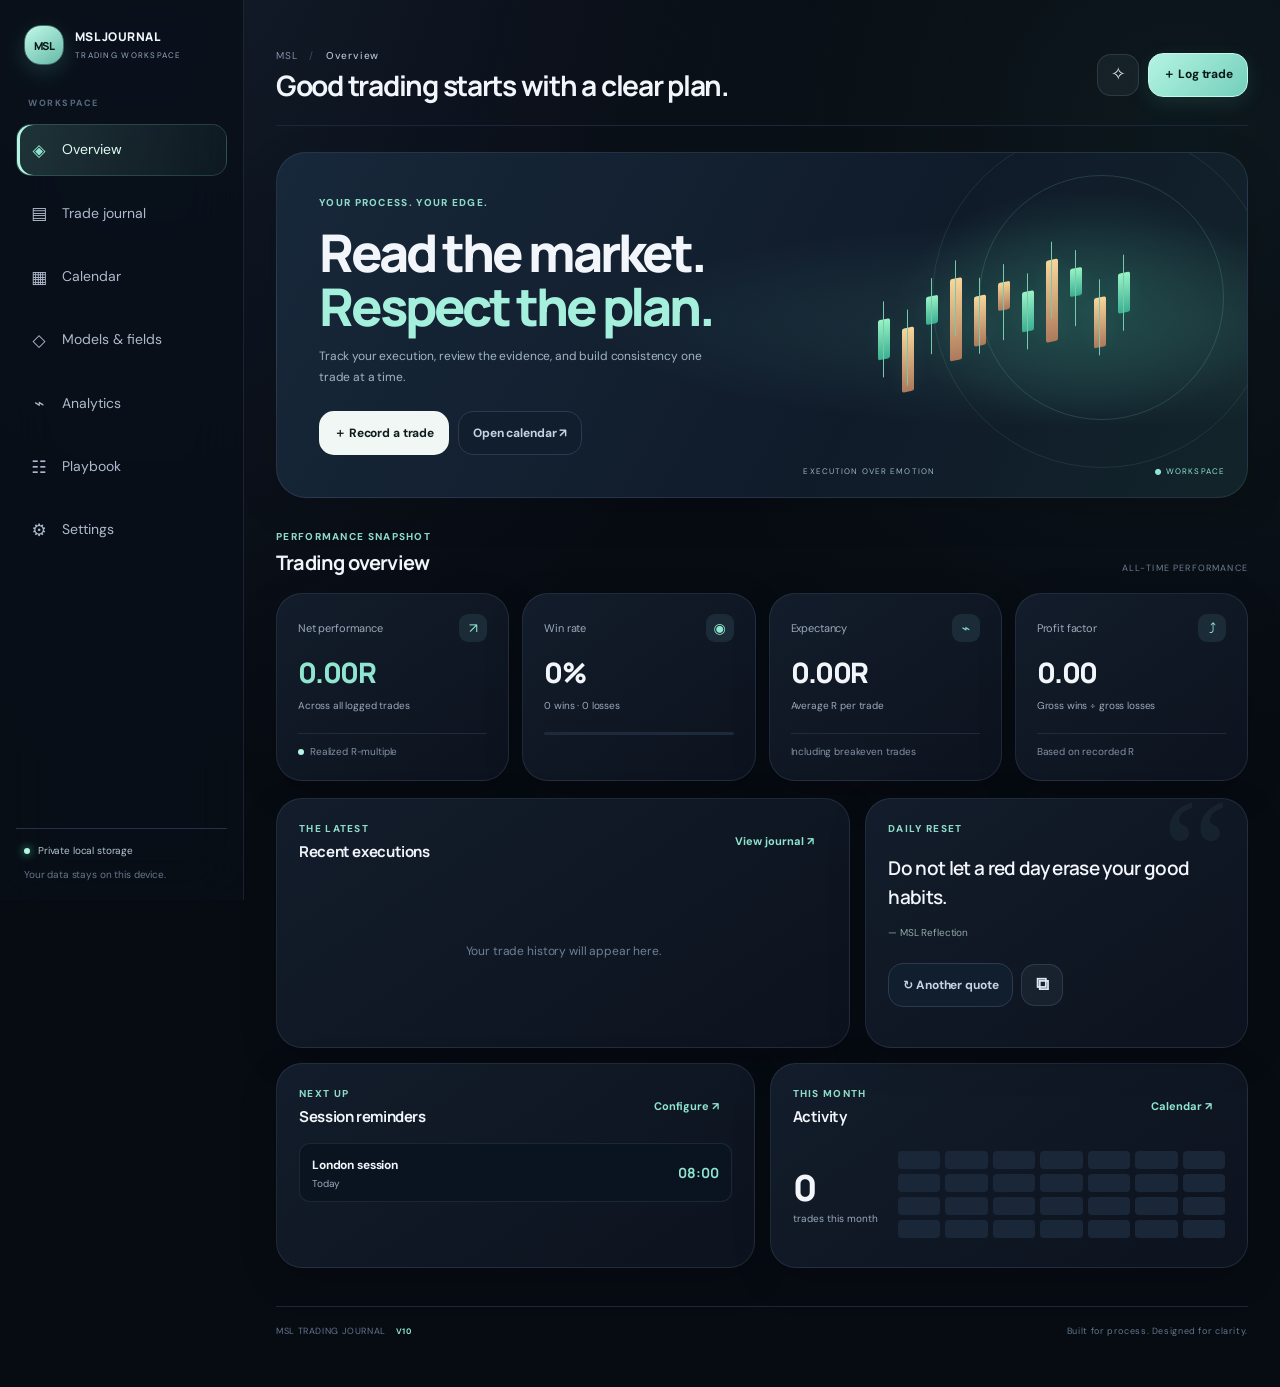
<file: index.html>
<!doctype html>
<html lang="en">
<head>
<meta charset="utf-8">
<meta name="viewport" content="width=device-width,initial-scale=1,viewport-fit=cover">
<meta name="theme-color" content="#080d18">
<meta name="description" content="MSL Trading Journal V10 Premium — a private, local-first trading workspace.">
<link rel="manifest" href="manifest.webmanifest">
<link rel="icon" href="assets/icon.svg">
<link rel="stylesheet" href="styles.css">
<title>MSL Trading Journal V10 Premium</title>
</head>

<body>

<div id="splash" class="splash">
  <div class="splash-logo">MSL<span>✦</span></div>
  <div class="splash-line"></div>
  <p>TRADING JOURNAL · V10 PREMIUM</p>
</div>

<div id="toast" class="toast"></div>

<div class="app-shell">

<aside class="sidebar">

  <a class="brand" href="#dashboard">
    <span class="brand-icon">MSL</span>
    <span>
      <b>MSL JOURNAL</b>
      <small>TRADING WORKSPACE</small>
    </span>
  </a>

  <div class="side-label">WORKSPACE</div>

  <nav id="nav">
    <button class="nav-item active" data-page="dashboard">
      <i>◈</i>Overview
    </button>

    <button class="nav-item" data-page="journal">
      <i>▤</i>Trade journal
    </button>

    <button class="nav-item" data-page="calendar">
      <i>▦</i>Calendar
    </button>

    <button class="nav-item" data-page="models">
      <i>◇</i>Models & fields
    </button>

    <button class="nav-item" data-page="analytics">
      <i>⌁</i>Analytics
    </button>

    <button class="nav-item" data-page="playbook">
      <i>☷</i>Playbook
    </button>

    <button class="nav-item" data-page="settings">
      <i>⚙</i>Settings
    </button>
  </nav>

  <div class="sidebar-bottom">
    <div class="local-badge">
      <span></span> Private local storage
    </div>
    <p>Your data stays on this device.</p>
  </div>

</aside>

<main class="main">

<header class="topbar">
  <div>
    <div class="breadcrumb">
      MSL <span>/</span> <b id="crumb">Overview</b>
    </div>
    <h1 id="pageTitle">Good trading starts with a clear plan.</h1>
  </div>

  <div class="top-actions">
    <button class="icon-button" id="quoteButton" title="New quote">✧</button>
    <button class="button primary" id="quickAdd">＋ <span>Log trade</span></button>
  </div>
</header>

<!-- DASHBOARD -->

<section id="page-dashboard" class="page active">

  <div class="welcome-card">
    <div class="welcome-copy">
      <span class="kicker">YOUR PROCESS. YOUR EDGE.</span>

      <h2>Read the market.<br><em>Respect the plan.</em></h2>

      <p>
        Track your execution, review the evidence,
        and build consistency one trade at a time.
      </p>

      <div class="welcome-actions">
        <button class="button light" id="heroAdd">＋ Record a trade</button>
        <button class="button subtle" data-goto="calendar">Open calendar ↗</button>
      </div>
    </div>

    <div class="welcome-art">
      <div class="orbit orbit-a"></div>
      <div class="orbit orbit-b"></div>

      <div class="candles">
        <i></i><i></i><i></i><i></i><i></i>
        <i></i><i></i><i></i><i></i><i></i><i></i>
      </div>

      <div class="art-caption">
        EXECUTION OVER EMOTION <span>● WORKSPACE</span>
      </div>
    </div>
  </div>

  <div class="section-title">
    <div>
      <span class="kicker">PERFORMANCE SNAPSHOT</span>
      <h2>Trading overview</h2>
    </div>
    <span class="period-label" id="periodLabel">ALL-TIME PERFORMANCE</span>
  </div>

  <div class="stats-grid">

    <article class="stat-card">
      <div class="stat-top">
        <span>Net performance</span>
        <span class="stat-icon">↗</span>
      </div>
      <strong id="netR">0.00R</strong>
      <small id="netSub">Across all logged trades</small>
      <div class="stat-foot">
        <span class="dot green"></span> Realized R-multiple
      </div>
    </article>

    <article class="stat-card">
      <div class="stat-top">
        <span>Win rate</span>
        <span class="stat-icon">◉</span>
      </div>
      <strong id="winRate">0%</strong>
      <small id="winSub">0 wins · 0 losses</small>
      <div class="progress"><i id="winProgress"></i></div>
    </article>

    <article class="stat-card">
      <div class="stat-top">
        <span>Expectancy</span>
        <span class="stat-icon">⌁</span>
      </div>
      <strong id="expectancy">0.00R</strong>
      <small>Average R per trade</small>
      <div class="stat-foot">Including breakeven trades</div>
    </article>

    <article class="stat-card">
      <div class="stat-top">
        <span>Profit factor</span>
        <span class="stat-icon">⤴</span>
      </div>
      <strong id="profitFactor">0.00</strong>
      <small>Gross wins ÷ gross losses</small>
      <div class="stat-foot">Based on recorded R</div>
    </article>

  </div>

  <div class="dashboard-grid">

    <article class="card recent-card">
      <div class="card-heading">
        <div>
          <span class="kicker">THE LATEST</span>
          <h3>Recent executions</h3>
        </div>
        <button class="text-button" data-goto="journal">View journal ↗</button>
      </div>

      <div id="recentTrades" class="recent-list empty-state">
        Your trade history will appear here.
      </div>
    </article>

    <article class="card quote-card">
      <div class="quote-glyph">“</div>
      <span class="kicker">DAILY RESET</span>

      <blockquote id="quoteText">
        Discipline is choosing what matters most over what feels good now.
      </blockquote>

      <p id="quoteSource">— MSL Journal</p>

      <div class="quote-controls">
        <button class="button subtle" id="nextQuote">↻ Another quote</button>
        <button class="icon-button" id="copyQuote" title="Copy quote">⧉</button>
      </div>
    </article>

  </div>

  <div class="dashboard-grid lower-grid">

    <article class="card">
      <div class="card-heading">
        <div>
          <span class="kicker">NEXT UP</span>
          <h3>Session reminders</h3>
        </div>
        <button class="text-button" data-goto="settings">Configure ↗</button>
      </div>
      <div id="sessionPreview" class="session-preview"></div>
    </article>

    <article class="card">
      <div class="card-heading">
        <div>
          <span class="kicker">THIS MONTH</span>
          <h3>Activity</h3>
        </div>
        <button class="text-button" data-goto="calendar">Calendar ↗</button>
      </div>
      <div id="monthActivity" class="month-activity"></div>
    </article>

  </div>

</section>

<!-- TRADE JOURNAL -->

<section id="page-journal" class="page">

  <div class="page-intro">
    <div>
      <span class="kicker">TRADE DATABASE</span>
      <h2>Trade journal</h2>
      <p>Every execution is evidence. Capture the setup, process, and outcome.</p>
    </div>
    <button class="button primary" id="newTrade">＋ New trade</button>
  </div>

  <div class="toolbar">
    <div class="search-box">
      ⌕ <input id="searchTrades" placeholder="Search symbol, setup, notes…">
    </div>

    <select id="filterResult">
      <option value="">All outcomes</option>
      <option>Win</option>
      <option>Loss</option>
      <option>BE</option>
    </select>

    <select id="filterSetup">
      <option value="">All setups</option>
      <option>Reversal</option>
      <option>Continuation</option>
    </select>

    <button class="button secondary" id="exportBtn">⇩ Export</button>
  </div>

  <div class="table-shell">
    <table>
      <thead>
        <tr>
          <th>Date</th>
          <th>Symbol</th>
          <th>Side</th>
          <th>Setup</th>
          <th>Session</th>
          <th>Outcome</th>
          <th>R multiple</th>
          <th></th>
        </tr>
      </thead>
      <tbody id="tradeRows"></tbody>
    </table>

    <div id="journalEmpty" class="empty-block hidden">
      <div>▤</div>
      <h3>No trades found</h3>
      <p>Log your first trade or adjust your filters.</p>
    </div>
  </div>

</section>

<!-- CALENDAR -->

<section id="page-calendar" class="page">

  <div class="page-intro">
    <div>
      <span class="kicker">CONSISTENCY TRACKER</span>
      <h2>Trading calendar</h2>
      <p>Tap any date to review its trades or add a new entry.</p>
    </div>
    <button class="button primary" id="calendarAdd">＋ Add trade</button>
  </div>

  <div class="calendar-layout">

    <article class="card calendar-card">

      <div class="calendar-top">
        <button class="icon-button" id="prevMonth">‹</button>

        <div>
          <h3 id="calendarMonth">Month Year</h3>
          <button class="text-button" id="todayBtn">Jump to today</button>
        </div>

        <button class="icon-button" id="nextMonth">›</button>
      </div>

      <div class="calendar-grid weekdays">
        <span>MON</span><span>TUE</span><span>WED</span>
        <span>THU</span><span>FRI</span><span>SAT</span><span>SUN</span>
      </div>

      <div id="calendarDays" class="calendar-grid days"></div>

      <div class="calendar-legend">
        <span><i class="legend-dot green"></i> Profitable day</span>
        <span><i class="legend-dot red"></i> Losing day</span>
        <span><i class="legend-dot blue"></i> Trade logged</span>
      </div>

    </article>

    <article class="card selected-day-card">
      <span class="kicker">DAY REVIEW</span>
      <h3 id="selectedDateTitle">Select a date</h3>

      <p class="muted" id="selectedDateSummary">
        Choose a day on the calendar to see activity.
      </p>

      <div id="dayTrades" class="day-trades"></div>

      <button class="button secondary full" id="addSelectedDate">
        ＋ Log trade for this day
      </button>
    </article>

  </div>

</section>

<!-- MODELS AND CUSTOM FIELDS -->

<section id="page-models" class="page">

  <div class="page-intro">
    <div>
      <span class="kicker">YOUR RULES, YOUR WAY</span>
      <h2>Models & custom fields</h2>
      <p>Build trading models and define exactly what you want to record in every journal entry.</p>
    </div>
    <button class="button primary" id="newModel">＋ New model</button>
  </div>

  <div class="two-col">

    <article class="card">
      <div class="card-heading">
        <div>
          <span class="kicker">EXECUTION FRAMEWORKS</span>
          <h3>My models</h3>
        </div>
      </div>
      <div id="modelsList" class="models-list"></div>
    </article>

    <article class="card">
      <div class="card-heading">
        <div>
          <span class="kicker">JOURNAL BUILDER</span>
          <h3>Custom properties</h3>
        </div>
        <button class="button secondary" id="addField">＋ Add field</button>
      </div>

      <p class="muted">
        Create properties such as liquidity sweep, entry model,
        displacement, MSS, or any metric you track.
      </p>

      <div id="customFields" class="custom-fields"></div>

      <div class="builder-note">
        Changes appear in the trade form. Existing custom values are kept with their trade.
      </div>
    </article>

  </div>

</section>

<!-- ANALYTICS -->

<section id="page-analytics" class="page">

  <div class="page-intro">
    <div>
      <span class="kicker">MEASURE THE EDGE</span>
      <h2>Performance analytics</h2>
      <p>Review results by setup and liquidity condition. Journal data is only as reliable as the inputs.</p>
    </div>
  </div>

  <div class="stats-grid analytics-grid">

    <article class="stat-card">
      <span>Trades logged</span>
      <strong id="aTrades">0</strong>
      <small>Total sample size</small>
    </article>

    <article class="stat-card">
      <span>Average winner</span>
      <strong id="aAvgWin">0.00R</strong>
      <small>Winning trades only</small>
    </article>

    <article class="stat-card">
      <span>Average loser</span>
      <strong id="aAvgLoss">0.00R</strong>
      <small>Losses only</small>
    </article>

    <article class="stat-card">
      <span>Best session</span>
      <strong id="aBestSession">—</strong>
      <small>By net R</small>
    </article>

  </div>

  <div class="two-col">

    <article class="card">
      <div class="card-heading"><h3>Net R by setup</h3></div>
      <div id="setupPerformance" class="metrics"></div>
    </article>

    <article class="card">
      <div class="card-heading"><h3>Net R by session</h3></div>
      <div id="sessionPerformance" class="metrics"></div>
    </article>

  </div>

  <article class="card">
    <div class="card-heading"><h3>Recent trade outcomes</h3></div>
    <div id="outcomeBars" class="outcome-bars"></div>
  </article>

</section>

<!-- PLAYBOOK -->

<section id="page-playbook" class="page">

  <div class="page-intro">
    <div>
      <span class="kicker">THE RULES YOU FOLLOW</span>
      <h2>Trading playbook</h2>
      <p>Keep your decision framework visible before the next setup appears.</p>
    </div>

    <button class="button primary" id="savePlaybook">Save playbook</button>
  </div>

  <article class="card playbook-card">

    <label>
      Core model
      <textarea id="pbCore" placeholder="Liquidity sweep → displacement → MSS → retracement → execution → next meaningful liquidity."></textarea>
    </label>

    <div class="two-col">

      <label>
        Reversal rules
        <textarea id="pbRev" placeholder="Conditions that must be true before a reversal entry."></textarea>
      </label>

      <label>
        Continuation rules
        <textarea id="pbCont" placeholder="Trend context, pullback zone, required sweep and confirmation."></textarea>
      </label>

    </div>

    <div class="two-col">

      <label>
        Entry filters
        <textarea id="pbEntry" placeholder="Premium/discount, OB/FVG, session, confluence…"></textarea>
      </label>

      <label>
        Invalidation & targets
        <textarea id="pbRisk" placeholder="Invalidation level, risk, liquidity target and exit rules."></textarea>
      </label>

    </div>

  </article>

</section>

<!-- SETTINGS -->

<section id="page-settings" class="page">

  <div class="page-intro">
    <div>
      <span class="kicker">PERSONAL WORKSPACE</span>
      <h2>Settings & reminders</h2>
      <p>Customize session times, notifications, appearance, and your local data.</p>
    </div>
  </div>

  <div class="settings-grid">

    <article class="card">

      <div class="card-heading">
        <div>
          <span class="kicker">SESSION ALARMS</span>
          <h3>Market session reminders</h3>
        </div>
        <span class="setting-icon">◷</span>
      </div>

      <p class="muted">
        Set the time you personally use for each session.
        Times use your device's local timezone.
      </p>

      <div id="alarmSettings" class="alarm-settings"></div>

      <div class="settings-actions">
        <button class="button primary" id="saveAlarms">Save session times</button>
        <button class="button secondary" id="enableNotifications">Enable notifications</button>
      </div>

      <p class="helper-text" id="notificationStatus">
        Notifications are not enabled.
      </p>

      <div class="divider"></div>

      <label>
        Quote reminder frequency
        <select id="quoteFrequency">
          <option value="30">Every 30 minutes while open</option>
          <option value="60">Every hour while open</option>
          <option value="120">Every 2 hours while open</option>
          <option value="240">Every 4 hours while open</option>
          <option value="0">Only at session alarms</option>
        </select>
      </label>

      <label class="toggle-row">
        <span>
          <b>Motivational quote notifications</b>
          <small>Verses and life / discipline quotes</small>
        </span>
        <input type="checkbox" id="quoteNotifications">
      </label>

      <p class="helper-text">
        Quote reminders are controlled by your frequency setting.
      </p>

    </article>

    <article class="card">

      <div class="card-heading">
        <div>
          <span class="kicker">DATA CONTROL</span>
          <h3>Backup & privacy</h3>
        </div>
        <span class="setting-icon">⬡</span>
      </div>

      <div class="privacy-banner">
        <b>Local-first by design</b>
        <p>
          Your journal is saved in this browser on this device.
          There is no Supabase connection, account, or login in V10.
        </p>
      </div>

      <button class="button secondary full spaced" id="backupBtn">
        ⇩ Download full backup
      </button>

      <label class="button secondary full import-button">
        ⇧ Restore from backup
        <input type="file" id="restoreFile" accept="application/json">
      </label>

      <button class="button secondary full spaced" id="requestPersistent">
        Protect local storage
      </button>

      <div class="divider"></div>

      <label>
        Display name
        <input id="displayName" placeholder="Trader">
      </label>

      <label>
        Default market
        <input id="defaultMarket" placeholder="Forex / Crypto / Metals">
      </label>

      <button class="button primary" id="saveProfile">Save preferences</button>

      <div class="divider"></div>

      <button class="button danger full" id="clearData">
        Clear all journal data
      </button>

      <p class="helper-text">
        Clearing data is permanent. Download a backup first if you need to keep your history.
      </p>

    </article>

  </div>

</section>

<footer class="footer">
  <span>MSL TRADING JOURNAL <b>V10</b></span>
  <span>Built for process. Designed for clarity.</span>
</footer>

</main>
</div>

<!-- TRADE MODAL -->

<div id="tradeModal" class="modal hidden">

  <div class="modal-panel modal-wide">

    <div class="modal-head">
      <div>
        <span class="kicker">EXECUTION RECORD</span>
        <h2 id="tradeModalTitle">Log a trade</h2>
      </div>
      <button class="icon-button close-modal" type="button">×</button>
    </div>

    <form id="tradeForm">

      <input type="hidden" id="tradeId">

      <div class="form-grid">

        <label>
          Date & time
          <input type="datetime-local" id="tDate" required>
        </label>

        <label>
          Symbol / pair
          <input id="tPair" placeholder="EURUSD, XAUUSD, ETHUSDT" required>
        </label>

        <label>
          Direction
          <select id="tDirection">
            <option>Long</option>
            <option>Short</option>
          </select>
        </label>

        <label>
          Setup type
          <select id="tSetup">
            <option>Reversal</option>
            <option>Continuation</option>
            <option>Breakout</option>
            <option>Other</option>
          </select>
        </label>

        <label>
          Session
          <select id="tSession">
            <option>London</option>
            <option>New York</option>
            <option>Asia</option>
            <option>Overlap</option>
            <option>Other</option>
          </select>
        </label>

        <label>
          Outcome
          <select id="tResult">
            <option>Win</option>
            <option>Loss</option>
            <option>BE</option>
          </select>
        </label>

        <label>
          R multiple
          <input type="number" id="tR" step="0.01" value="0" required>
        </label>

        <label>
          Risk (R)
          <input type="number" id="tRisk" step="0.1" min="0" value="1">
        </label>

        <label class="span2">
          Model used
          <input id="tModel" placeholder="e.g. London liquidity reversal">
        </label>

        <div id="customTradeFields" class="custom-trade-fields span2"></div>

        <!-- UPDATED GALLERY UPLOAD -->

        <label class="span2">
          Trade screenshot / chart images

          <input
            type="file"
            id="tImageFile"
            accept="image/*"
            multiple
          >

          <small>
            Choose images from your phone's gallery.
            The camera is not forced open.
          </small>
        </label>

        <div id="imagePreview" class="image-preview span2"></div>

        <label class="span2">
          Execution notes
          <textarea id="tNotes" placeholder="Why this setup? What confirmed it? What did you learn?"></textarea>
        </label>

        <div class="form-actions span2">
          <button type="button" class="button secondary close-modal">Cancel</button>
          <button class="button primary" type="submit">Save trade</button>
        </div>

      </div>

    </form>

  </div>

</div>

<!-- MODEL MODAL -->

<div id="modelModal" class="modal hidden">

  <div class="modal-panel">

    <div class="modal-head">
      <div>
        <span class="kicker">MODEL BUILDER</span>
        <h2 id="modelModalTitle">New model</h2>
      </div>
      <button class="icon-button close-model" type="button">×</button>
    </div>

    <form id="modelForm" class="form-grid">

      <input type="hidden" id="modelId">

      <label>
        Name
        <input id="modelName" required placeholder="London liquidity reversal">
      </label>

      <label>
        Type
        <select id="modelType">
          <option>Reversal</option>
          <option>Continuation</option>
          <option>Both</option>
        </select>
      </label>

      <label class="span2">
        Entry conditions
        <textarea id="modelEntry" placeholder="Sweep, displacement, MSS, retracement…"></textarea>
      </label>

      <label class="span2">
        Risk & targets
        <textarea id="modelRisk" placeholder="Invalidation and next meaningful liquidity."></textarea>
      </label>

      <div class="form-actions span2">
        <button type="button" class="button secondary close-model">Cancel</button>
        <button class="button primary" type="submit">Save model</button>
      </div>

    </form>

  </div>

</div>

<!-- CUSTOM FIELD MODAL -->

<div id="fieldModal" class="modal hidden">

  <div class="modal-panel">

    <div class="modal-head">
      <div>
        <span class="kicker">PROPERTY DESIGNER</span>
        <h2 id="fieldModalTitle">Create property</h2>
      </div>
      <button class="icon-button close-field" type="button">×</button>
    </div>

    <form id="fieldForm" class="form-grid">

      <input type="hidden" id="fieldId">

      <label class="span2">
        Property name
        <input id="fieldName" required placeholder="Liquidity sweep">
      </label>

      <label>
        Input type
        <select id="fieldType">
          <option value="text">Text</option>
          <option value="number">Number</option>
          <option value="both">Text + number</option>
        </select>
      </label>

      <label>
        Required
        <select id="fieldRequired">
          <option value="no">Optional</option>
          <option value="yes">Required</option>
        </select>
      </label>

      <label class="span2">
        Hint / example
        <input id="fieldHint" placeholder="e.g. PDL, PDH, BSL, SSL">
      </label>

      <label class="span2">
        Options (optional, comma-separated)
        <input id="fieldOptions" placeholder="PDH, PDL, BSL, SSL">
      </label>

      <div class="form-actions span2">
        <button type="button" class="button secondary close-field">Cancel</button>
        <button class="button primary" type="submit">Save property</button>
      </div>

    </form>

  </div>

</div>

<script src="app.js"></script>

</body>
          </html>
</file>
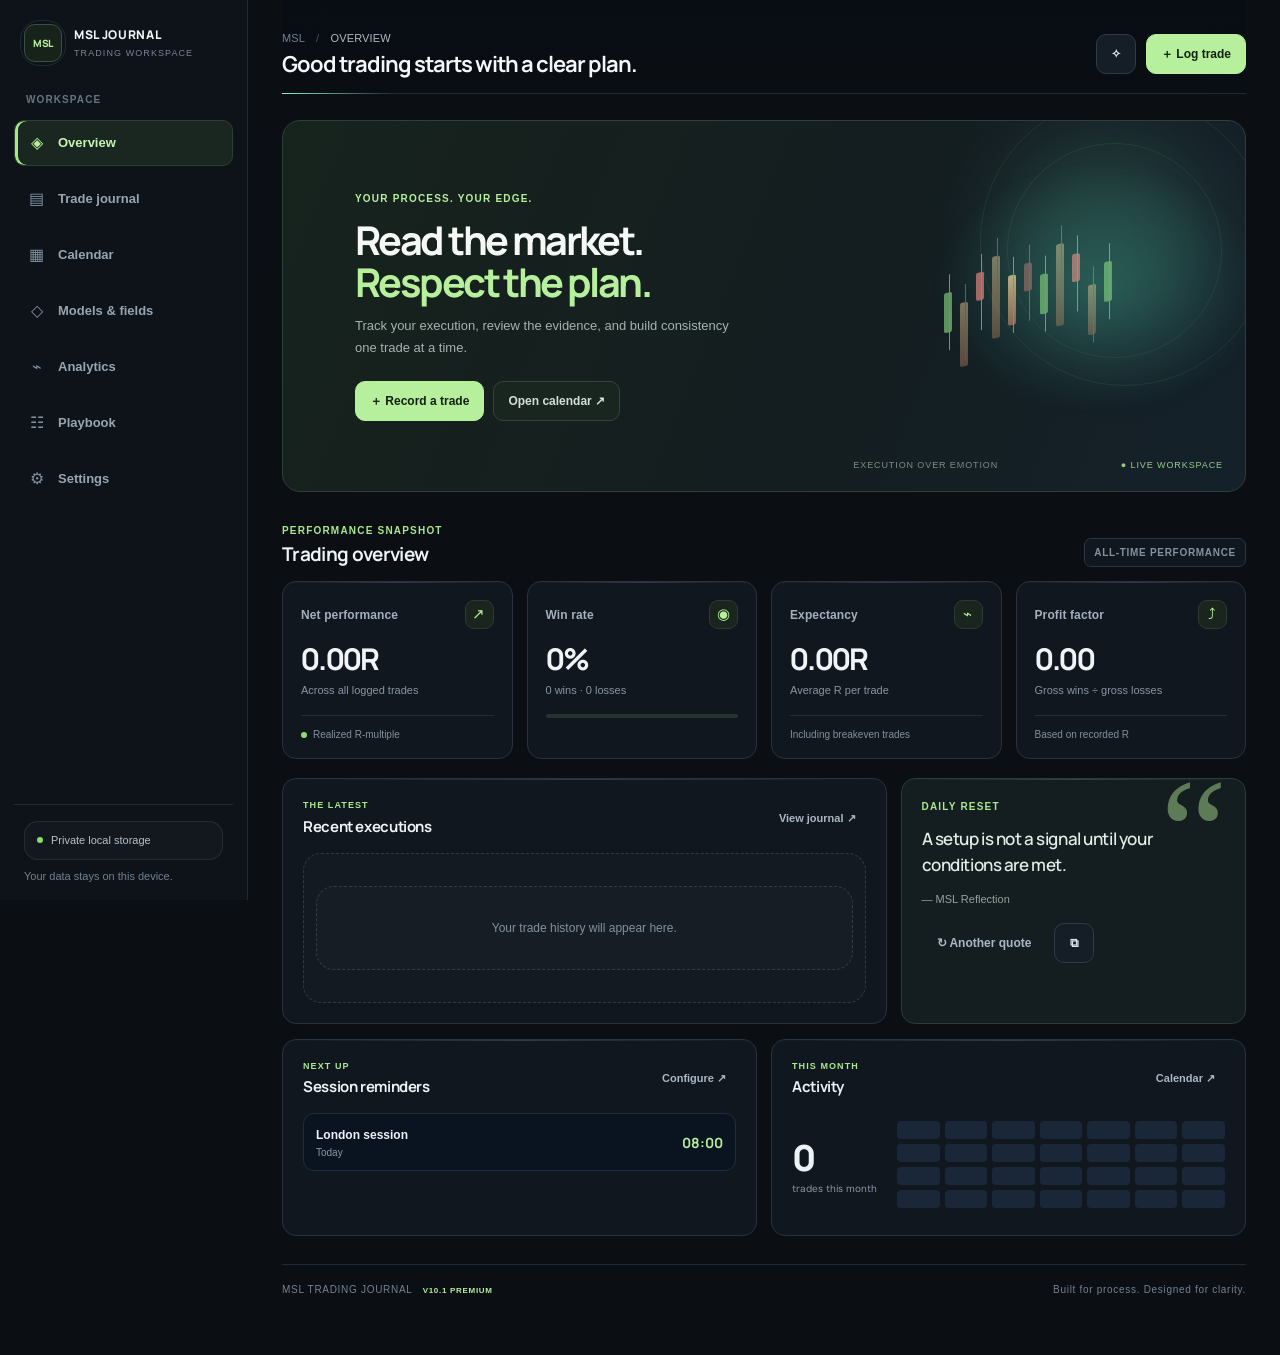
<file: MSL_Trading_Journal_V10_4_Studio_UI.html>
<!doctype html><html lang="en"><head><meta charset="utf-8"><meta name="viewport" content="width=device-width,initial-scale=1,viewport-fit=cover"><meta name="theme-color" content="#080d18"><meta name="description" content="MSL Trading Journal V10.4 Studio — premium local-first trading workspace."><link rel="icon" href="data:image/svg+xml,%3Csvg xmlns=%22http://www.w3.org/2000/svg%22 viewBox=%220 0 100 100%22%3E%3Crect width=%22100%22 height=%22100%22 rx=%2224%22 fill=%22%230c1727%22/%3E%3Ctext x=%2250%22 y=%2262%22 font-size=%2238%22 text-anchor=%22middle%22 fill=%22%238df0c0%22 font-family=%22Arial%22 font-weight=%22700%22%3EMSL%3C/text%3E%3C/svg%3E"><style>
@import url('https://fonts.googleapis.com/css2?family=DM+Sans:wght@400;500;600;700&family=Manrope:wght@400;500;600;700;800&display=swap');
:root{--bg:#080d18;--panel:#0e1524;--panel2:#111c2d;--line:#202c40;--text:#eef3fb;--muted:#8795aa;--mint:#8df0c0;--mint2:#47dca0;--blue:#8ebeff;--red:#ff8294;--amber:#f5cc79;--r:18px}*{box-sizing:border-box}html{scroll-behavior:smooth}body{margin:0;background:radial-gradient(ellipse at 65% -20%,#1b3450 0,transparent 34%),var(--bg);color:var(--text);font:14px/1.55 'DM Sans',system-ui,sans-serif}button,input,select,textarea{font:inherit}button{cursor:pointer}button:focus-visible,input:focus-visible,select:focus-visible,textarea:focus-visible{outline:2px solid var(--mint);outline-offset:2px}.hidden{display:none!important}.muted,small,.helper-text{color:var(--muted)}.kicker{display:block;font-size:10px;letter-spacing:.17em;color:var(--mint);font-weight:800}.splash{position:fixed;inset:0;z-index:100;background:#080d18;display:flex;align-items:center;justify-content:center;flex-direction:column;transition:opacity .55s,visibility .55s}.splash.done{opacity:0;visibility:hidden}.splash-logo{font:800 36px Manrope,sans-serif;letter-spacing:-.09em;animation:rise .8s ease both}.splash-logo span{color:var(--mint);font-size:17px;vertical-align:top;margin-left:5px}.splash-line{width:140px;height:2px;background:#1d2c40;margin:22px 0;overflow:hidden}.splash-line:after{content:'';display:block;height:100%;width:45%;background:var(--mint);animation:loadline 1.2s ease-in-out infinite}.splash p{font-size:9px;letter-spacing:.22em;color:var(--muted)}@keyframes rise{from{opacity:0;transform:translateY(12px);letter-spacing:.08em}to{opacity:1;transform:none}}@keyframes loadline{from{transform:translateX(-110%)}to{transform:translateX(330%)}}.app-shell{min-height:100vh}.sidebar{position:fixed;inset:0 auto 0 0;width:244px;padding:25px 16px 18px;background:#090f1b;border-right:1px solid #1a2638;display:flex;flex-direction:column;z-index:20}.brand{display:flex;align-items:center;gap:11px;padding:0 8px 32px;color:inherit;text-decoration:none}.brand-icon{height:40px;width:40px;border:1px solid #426c68;border-radius:13px;display:grid;place-items:center;font:800 11px Manrope;letter-spacing:-.06em;color:var(--mint);background:linear-gradient(145deg,#1b3437,#0b1924);box-shadow:0 5px 25px #65dcb215}.brand b{font:800 12px Manrope;letter-spacing:.04em;display:block}.brand small{display:block;font-size:8px;letter-spacing:.16em;margin-top:4px}.side-label{font-size:9px;letter-spacing:.17em;color:#58677d;padding:0 12px 10px;font-weight:800}nav{display:grid;gap:5px}.nav-item{border:1px solid transparent;background:none;color:#8e9bb0;display:flex;align-items:center;gap:13px;text-align:left;padding:12px;border-radius:12px;transition:.2s}.nav-item i{font-style:normal;font-size:17px;width:20px;text-align:center}.nav-item:hover{background:#111d2d;color:#eaf5f3}.nav-item.active{background:linear-gradient(100deg,#172b31,#121f2e);border-color:#2a4549;color:var(--mint);box-shadow:inset 3px 0 var(--mint2)}.sidebar-bottom{margin-top:auto;padding:14px 8px 0;border-top:1px solid var(--line)}.local-badge{display:flex;align-items:center;gap:8px;font-size:10px;color:#b6c6d5}.local-badge span{width:6px;height:6px;background:var(--mint2);border-radius:50%;box-shadow:0 0 9px #47dca0}.sidebar-bottom p{font-size:10px;color:#68778c;margin:8px 0 0}.main{margin-left:244px;padding:0 32px 30px;max-width:1700px}.topbar{min-height:102px;display:flex;align-items:center;justify-content:space-between;gap:15px;border-bottom:1px solid #1b2739;margin-bottom:26px}.breadcrumb{font-size:10px;color:#6d7c91;letter-spacing:.08em;margin-bottom:6px}.breadcrumb span{padding:0 8px;color:#3b4c61}.breadcrumb b{color:#b4c2d1;font-weight:500}.topbar h1{font:700 19px Manrope;margin:0;letter-spacing:-.035em}.top-actions{display:flex;gap:9px;align-items:center}.button,.icon-button,.text-button{border:1px solid transparent;border-radius:11px;padding:10px 14px;font-weight:700;font-size:12px;transition:transform .15s,border-color .15s,background .15s}.button:hover,.icon-button:hover{transform:translateY(-1px)}.primary{background:var(--mint);color:#071610;box-shadow:0 5px 20px #8df0c014}.primary:hover{background:#a5f5d0}.secondary{background:#121e2e;border-color:#29374c;color:#d9e4f0}.secondary:hover,.subtle:hover{border-color:#536a80}.light{background:#f0f7f4;color:#101b1c}.subtle{background:#101e2d;color:#c5d4e4;border-color:#2b3a4d}.danger{background:#351923;border-color:#63303c;color:#ff9eab}.icon-button{width:39px;height:39px;padding:0;background:#111b2b;border-color:#263448;color:#dce7f3;font-size:18px}.full{width:100%}.page{display:none;animation:pageIn .3s ease}.page.active{display:block}@keyframes pageIn{from{opacity:.5;transform:translateY(4px)}to{opacity:1;transform:none}}.welcome-card{min-height:284px;border:1px solid #2b414b;border-radius:24px;overflow:hidden;background:linear-gradient(110deg,#132b31 0%,#12202e 53%,#111a29 100%);display:flex;position:relative;margin-bottom:31px}.welcome-copy{position:relative;z-index:2;padding:31px 35px;width:57%}.welcome-copy h2{font:800 clamp(26px,3vw,39px)/1.13 Manrope;letter-spacing:-.06em;margin:15px 0 12px}.welcome-copy h2 em{font-style:normal;color:var(--mint)}.welcome-copy p{max-width:400px;color:#a2b5c1;font-size:12px;line-height:1.8}.welcome-actions{display:flex;gap:9px;margin-top:22px}.welcome-art{position:absolute;inset:0 0 0 52%;overflow:hidden;background:radial-gradient(ellipse at 65% 45%,#214c4b 0,transparent 44%)}.orbit{position:absolute;border:1px solid #81ddc01b;border-radius:50%;width:340px;height:340px;right:-25px;top:-25px}.orbit-b{width:245px;height:245px;top:22px;right:23px;border-color:#81ddc02c}.candles{position:absolute;inset:20px 20px 38px 0;display:flex;align-items:center;justify-content:center;gap:12px;transform:skewY(-11deg)}.candles i{display:block;width:12px;height:40px;background:linear-gradient(#9af3c5,#3aaf91);position:relative;border-radius:2px;box-shadow:0 0 20px #8df0c011}.candles i:before{content:'';position:absolute;left:5px;top:-18px;width:1px;height:76px;background:#75c9ad}.candles i:nth-child(2n){height:64px;transform:translateY(25px);background:linear-gradient(#f8d69a,#ad795b)}.candles i:nth-child(3n){height:28px;transform:translateY(-20px)}.candles i:nth-child(4n){height:82px;transform:translateY(-6px)}.candles i:nth-child(5n){height:50px;background:linear-gradient(#f8d69a,#ad795b)}.art-caption{position:absolute;bottom:19px;left:22px;right:22px;font-size:8px;letter-spacing:.14em;color:#9cb5bd;display:flex;justify-content:space-between}.art-caption span{color:var(--mint)}.section-title,.page-intro{display:flex;align-items:end;justify-content:space-between;gap:15px;margin-bottom:17px}.section-title h2,.page-intro h2{font:700 20px Manrope;letter-spacing:-.04em;margin:5px 0 0}.period-label{font-size:9px;letter-spacing:.13em;color:#6e7e94}.stats-grid{display:grid;grid-template-columns:repeat(4,minmax(0,1fr));gap:13px;margin-bottom:17px}.stat-card,.card{border:1px solid #202d40;background:linear-gradient(150deg,#101929,#0d1523);border-radius:var(--r)}.stat-card{padding:17px 18px;min-width:0}.stat-top{display:flex;justify-content:space-between;align-items:center;color:#9aa9bb;font-size:11px}.stat-icon{width:28px;height:28px;display:grid;place-items:center;border-radius:9px;background:#1b2c38;color:var(--mint);font-size:14px}.stat-card>strong{display:block;font:800 28px Manrope;letter-spacing:-.05em;margin:11px 0 3px;overflow:hidden;text-overflow:ellipsis}.stat-card small{font-size:10px}.stat-foot{margin-top:17px;padding-top:10px;border-top:1px solid #202b3c;color:#8191a5;font-size:10px;display:flex;align-items:center;gap:6px}.dot,.legend-dot{display:inline-block;width:6px;height:6px;border-radius:50%}.green{background:var(--mint2)}.red{background:var(--red)}.blue{background:var(--blue)}.progress{height:3px;background:#1c2a3b;border-radius:10px;margin-top:16px}.progress i{display:block;height:100%;width:0;background:var(--mint2);border-radius:10px}.dashboard-grid{display:grid;grid-template-columns:1.2fr .8fr;gap:15px;margin-bottom:15px}.lower-grid{grid-template-columns:1fr 1fr}.card{padding:20px;min-width:0}.card-heading{display:flex;align-items:center;justify-content:space-between;gap:10px;margin-bottom:16px}.card-heading h3,.card h3{font:700 15px Manrope;margin:5px 0 0;letter-spacing:-.025em}.text-button{padding:6px 0;background:none;color:var(--mint);font-size:11px}.recent-list{display:grid;gap:7px}.trade-mini{display:grid;grid-template-columns:1.1fr .8fr .7fr .55fr;align-items:center;gap:7px;padding:11px;background:#0a1320;border:1px solid #1a2738;border-radius:11px;font-size:11px}.trade-mini b{font-size:12px}.trade-mini small{font-size:10px}.win-text{color:var(--mint)}.loss-text{color:var(--red)}.be-text{color:var(--amber)}.empty-state{color:#6f8095;text-align:center;padding:32px 12px;font-size:12px}.quote-card{position:relative;overflow:hidden;background:radial-gradient(ellipse at 90% 5%,#2a4c3c 0,transparent 48%),linear-gradient(145deg,#142a2b,#101a29)}.quote-glyph{position:absolute;right:18px;top:-22px;font:150px Georgia;color:#8df0c00e;line-height:1}.quote-card blockquote{position:relative;font:600 19px/1.55 Manrope;letter-spacing:-.035em;margin:18px 0 12px;max-width:420px}.quote-card>p{font-size:10px;color:#8fa9a7}.quote-controls{display:flex;align-items:center;gap:8px;margin-top:23px}.session-preview{display:grid;gap:8px}.session-line{display:flex;align-items:center;justify-content:space-between;padding:10px 12px;border:1px solid #202c3e;background:#0a1320;border-radius:11px}.session-line b{font-size:12px}.session-line small{display:block;font-size:10px}.session-time{font:700 14px Manrope;color:var(--mint)}.month-activity{display:flex;align-items:center;gap:20px;min-height:102px}.activity-number{font:800 36px Manrope;letter-spacing:-.06em}.activity-number small{display:block;font:10px 'DM Sans';letter-spacing:0;color:var(--muted)}.activity-days{display:grid;grid-template-columns:repeat(7,1fr);gap:5px;flex:1}.activity-days i{height:18px;border-radius:4px;background:#1a2738}.activity-days i.has{background:#387f70}.activity-days i.positive{background:#70d6a5}.activity-days i.negative{background:#9e5364}.page-intro{align-items:center;margin:2px 0 22px}.page-intro p{font-size:12px;color:var(--muted);margin:6px 0 0}.toolbar{display:flex;gap:9px;margin-bottom:14px}.search-box{display:flex;align-items:center;gap:9px;padding:0 13px;flex:1;min-width:160px;background:#0e1725;border:1px solid #263347;border-radius:11px;color:#8292a8}.search-box input{background:transparent;border:0;outline:none;color:var(--text);padding:11px 0;min-width:0;width:100%}select,input,textarea{background:#0a1320;border:1px solid #263449;border-radius:10px;padding:10px 11px;color:var(--text);min-width:0}select{font-size:11px}.table-shell{background:#0e1624;border:1px solid #202d40;border-radius:15px;overflow:auto}table{width:100%;border-collapse:collapse;min-width:760px}th,td{text-align:left;padding:14px 15px;border-bottom:1px solid #1d293b;font-size:11px;white-space:nowrap}th{color:#77889e;text-transform:uppercase;letter-spacing:.1em;font-size:9px;font-weight:800}td{color:#c4d0df}tbody tr:last-child td{border-bottom:0}tbody tr:hover{background:#111e2e}.pill{display:inline-flex;align-items:center;padding:4px 8px;border-radius:7px;background:#152739;color:#c1d7ed;font-size:10px}.pill.win{background:#143329;color:var(--mint)}.pill.loss{background:#351c27;color:var(--red)}.pill.be{background:#302a1b;color:var(--amber)}.row-actions{display:flex;gap:6px}.mini-action{border:1px solid #2b3a50;background:#101d2d;color:#cbd8e7;border-radius:7px;padding:5px 8px;font-size:10px}.mini-action.delete{color:#ff98a7}.empty-block{text-align:center;padding:50px 15px;color:var(--muted)}.empty-block>div{font-size:27px;color:#718ba0}.empty-block h3{color:var(--text);margin:7px}.calendar-layout{display:grid;grid-template-columns:minmax(0,1.45fr) minmax(250px,.65fr);gap:15px}.calendar-top{display:flex;align-items:center;justify-content:space-between;text-align:center;margin-bottom:20px}.calendar-top h3{margin:0 0 4px;font:700 18px Manrope}.calendar-grid{display:grid;grid-template-columns:repeat(7,minmax(0,1fr));gap:5px}.weekdays{margin-bottom:8px}.weekdays span{text-align:center;font-size:9px;color:#6f8197;letter-spacing:.12em;padding:7px 0}.day-cell{position:relative;min-height:72px;text-align:left;padding:8px;border:1px solid #202d40;border-radius:10px;background:#0a1320;color:#cbd7e5;display:flex;flex-direction:column;justify-content:space-between}.day-cell:hover{border-color:#5c9e8b}.day-cell.outside{opacity:.35}.day-cell.today{border-color:#4b8879}.day-cell.selected{background:#18352f;border-color:var(--mint2);box-shadow:inset 0 0 0 1px #47dca04d}.day-num{font-size:11px;font-weight:700}.day-dot{height:4px;border-radius:4px;background:transparent;margin-top:6px}.day-cell.has-trades .day-dot{background:var(--blue)}.day-cell.positive .day-dot{background:var(--mint2)}.day-cell.negative .day-dot{background:var(--red)}.day-count{font-size:9px;color:#7f91a8}.calendar-legend{display:flex;gap:16px;flex-wrap:wrap;margin-top:17px;padding-top:13px;border-top:1px solid #202b3b}.calendar-legend span{font-size:10px;color:var(--muted);display:flex;align-items:center;gap:6px}.selected-day-card h3{font:700 18px Manrope;margin:8px 0}.selected-day-card>.muted{font-size:11px}.day-trades{display:grid;gap:8px;margin:18px 0;max-height:350px;overflow:auto}.day-trade{border:1px solid #263449;background:#0a1320;border-radius:11px;padding:11px}.day-trade-head{display:flex;justify-content:space-between;gap:8px;font-weight:700;font-size:12px}.day-trade p{margin:5px 0 0;color:var(--muted);font-size:10px}.models-list,.custom-fields{display:grid;gap:9px}.model-item,.field-item{padding:13px;border:1px solid #253247;background:#0a1320;border-radius:12px}.model-item-head,.field-item-head{display:flex;justify-content:space-between;gap:8px;align-items:start}.model-item h4{margin:0;font-size:12px}.model-item p{font-size:10px;color:var(--muted);white-space:pre-wrap;margin:8px 0}.model-tag{font-size:9px;color:var(--mint);background:#17322c;padding:4px 7px;border-radius:6px}.field-item{display:flex;align-items:center;justify-content:space-between;gap:10px}.field-item b{display:block;font-size:11px}.field-item small{font-size:10px}.field-actions{display:flex;gap:5px}.builder-note{padding:11px 12px;background:#13272a;border:1px solid #23443f;color:#a4c9bc;border-radius:10px;font-size:10px;margin-top:14px}.two-col{display:grid;grid-template-columns:1fr 1fr;gap:15px;margin-bottom:15px}.analytics-grid .stat-card{padding:20px}.analytics-grid .stat-card>strong{font-size:25px}.metrics{display:grid;gap:14px}.metric-row{display:grid;grid-template-columns:100px 1fr 60px;align-items:center;gap:10px;font-size:11px}.metric-bar{height:6px;background:#1c293b;border-radius:8px;overflow:hidden}.metric-bar i{display:block;height:100%;background:var(--mint2);border-radius:8px}.metric-value{text-align:right;font-weight:700}.outcome-bars{display:flex;gap:9px;align-items:end;height:110px;padding:12px 0 0}.outcome-bar{flex:1;display:flex;flex-direction:column;justify-content:end;align-items:center;gap:7px;height:100%}.outcome-bar i{display:block;width:min(40px,70%);min-height:3px;background:var(--mint2);border-radius:6px 6px 2px 2px}.outcome-bar.loss i{background:var(--red)}.outcome-bar span{font-size:9px;color:var(--muted)}.playbook-card label,.settings-grid label{display:flex;flex-direction:column;gap:7px;font-size:11px;color:#c0ccda;font-weight:700}.playbook-card textarea{min-height:120px;resize:vertical}.playbook-card>.two-col{margin-top:16px}.settings-grid{display:grid;grid-template-columns:1fr 1fr;gap:15px;align-items:start}.settings-grid .card-heading{margin-bottom:10px}.setting-icon{height:33px;width:33px;display:grid;place-items:center;background:#19322f;color:var(--mint);border-radius:10px}.alarm-settings{display:grid;gap:9px;margin:17px 0}.alarm-row{display:grid;grid-template-columns:1fr auto auto;align-items:center;gap:9px;padding:11px;border:1px solid #243248;background:#0a1320;border-radius:11px}.alarm-name b{display:block;font-size:11px}.alarm-name small{font-size:9px}.alarm-row input[type=time]{width:105px;padding:8px;font-size:11px}.toggle{appearance:none;width:34px;height:19px;border-radius:20px;background:#344256;position:relative;cursor:pointer;border:0;padding:0}.toggle:after{content:'';position:absolute;width:13px;height:13px;top:3px;left:3px;border-radius:50%;background:#eaf1f9;transition:.2s}.toggle:checked{background:#398f74}.toggle:checked:after{left:18px}.settings-actions{display:flex;gap:8px;flex-wrap:wrap}.helper-text{font-size:10px;line-height:1.65;margin:10px 0}.toggle-row{display:flex!important;align-items:center;justify-content:space-between;gap:10px;margin:15px 0}.toggle-row b{display:block;color:#dce6f2;font-size:11px}.toggle-row small{display:block;font-size:10px;font-weight:400;margin-top:3px}.toggle-row input{accent-color:var(--mint2);width:17px;height:17px}.divider{height:1px;background:#253145;margin:21px 0}.privacy-banner{padding:15px;background:#132a28;border:1px solid #2b4b43;border-radius:12px;margin:17px 0}.privacy-banner b{font-size:12px;color:var(--mint)}.privacy-banner p{font-size:11px;color:#a1b5b5;line-height:1.7;margin:6px 0 0}.spaced{margin-bottom:9px}.import-button{position:relative;display:block;text-align:center;cursor:pointer}.import-button input{position:absolute;inset:0;opacity:0;width:100%;cursor:pointer}.footer{border-top:1px solid #1c283a;margin-top:38px;padding:18px 0;display:flex;justify-content:space-between;gap:12px;color:#65768d;font-size:9px;letter-spacing:.07em}.footer b{color:var(--mint);font-size:8px;margin-left:7px}.modal{position:fixed;inset:0;z-index:50;background:#030711d9;backdrop-filter:blur(10px);display:grid;place-items:center;padding:16px}.modal-panel{width:min(610px,100%);max-height:94vh;overflow:auto;background:#101a2a;border:1px solid #314057;border-radius:20px;padding:23px;box-shadow:0 30px 100px #0009}.modal-wide{width:min(850px,100%)}.modal-head{display:flex;justify-content:space-between;align-items:start;margin-bottom:20px}.modal-head h2{font:700 20px Manrope;margin:4px 0}.form-grid{display:grid;grid-template-columns:1fr 1fr;gap:13px}.form-grid label{display:flex;flex-direction:column;gap:6px;color:#bdc9d8;font-size:11px;font-weight:700;min-width:0}.form-grid input,.form-grid select,.form-grid textarea{width:100%;font-weight:400}.form-grid textarea{min-height:90px}.span2{grid-column:span 2}.form-actions{display:flex;justify-content:flex-end;gap:8px;padding-top:5px}.custom-trade-fields{display:grid;grid-template-columns:1fr 1fr;gap:12px}.custom-field-control{display:flex;flex-direction:column;gap:6px}.custom-field-control label{font-size:11px}.custom-field-control input,.custom-field-control select{width:100%}.image-preview img{max-width:100%;max-height:210px;object-fit:contain;border-radius:10px;border:1px solid #2b3a50}.image-preview{display:flex;gap:10px;align-items:start;flex-wrap:wrap}.image-preview button{align-self:start}.toast{position:fixed;right:18px;bottom:20px;z-index:90;max-width:min(370px,calc(100% - 36px));padding:12px 16px;border-radius:12px;background:#182a36;border:1px solid #42635e;color:#eaf8f1;box-shadow:0 15px 40px #0006;opacity:0;transform:translateY(12px);transition:.2s;pointer-events:none;font-size:12px}.toast.show{opacity:1;transform:none}.danger{background:#371c26;color:#ff9eaa;border:1px solid #673340}.danger.full{width:100%}
@media(max-width:1100px){.main{padding:0 22px 28px}.sidebar{width:220px}.main{margin-left:220px}.stats-grid{grid-template-columns:repeat(2,minmax(0,1fr))}.dashboard-grid{grid-template-columns:1fr 1fr}.welcome-copy{width:66%}.welcome-art{left:57%}.calendar-layout{grid-template-columns:1fr}.selected-day-card{min-height:220px}}
@media(max-width:760px){.sidebar{inset:auto 0 0;height:72px;width:100%;padding:6px 5px;background:#080f1bee;backdrop-filter:blur(18px);border-right:0;border-top:1px solid #253247}.brand,.side-label,.sidebar-bottom{display:none}.sidebar nav{height:100%;display:grid;grid-template-columns:repeat(7,minmax(0,1fr));gap:2px}.nav-item{padding:5px 1px;display:flex;flex-direction:column;justify-content:center;align-items:center;gap:3px;border-radius:9px;font-size:10px}.nav-item i{font-size:17px}.nav-item.active{box-shadow:inset 0 -2px var(--mint2)}.main{margin:0;width:100%;padding:0 14px 95px}.topbar{min-height:82px;margin-bottom:20px}.topbar h1{font-size:16px;max-width:260px}.top-actions .icon-button{display:none}.top-actions .button{padding:10px}.top-actions .button span{display:none}.welcome-card{min-height:310px}.welcome-copy{width:100%;padding:24px 22px;align-self:flex-start}.welcome-copy h2{font-size:31px}.welcome-copy p{max-width:280px}.welcome-art{inset:40% 0 0 30%;opacity:.5}.welcome-actions{position:relative;z-index:3;flex-wrap:wrap}.section-title{align-items:start}.stats-grid{gap:9px}.stat-card{padding:14px}.stat-card>strong{font-size:24px}.dashboard-grid,.lower-grid,.two-col,.settings-grid{grid-template-columns:1fr}.card{padding:16px}.page-intro{align-items:start}.page-intro h2{font-size:19px}.page-intro p{max-width:300px}.toolbar{flex-wrap:wrap}.search-box{flex-basis:100%}.toolbar select{flex:1}.calendar-card{padding:12px}.calendar-grid{gap:3px}.day-cell{min-height:53px;padding:5px;border-radius:7px}.day-num{font-size:10px}.day-count{font-size:8px}.calendar-legend{gap:9px}.footer{flex-direction:column;gap:5px}.form-grid{grid-template-columns:1fr}.span2{grid-column:span 1}.custom-trade-fields{grid-template-columns:1fr}.modal{padding:7px}.modal-panel{padding:17px;max-height:96vh}.alarm-row{grid-template-columns:1fr auto auto}.alarm-row input[type=time]{width:95px}.settings-actions .button{flex:1}.metric-row{grid-template-columns:85px 1fr 54px}.trade-mini{grid-template-columns:1fr .8fr .55fr}.trade-mini small{display:none}}
@media(max-width:390px){.main{padding-left:9px;padding-right:9px}.welcome-copy h2{font-size:28px}.stat-card>strong{font-size:21px}.nav-item{font-size:9px}.nav-item i{font-size:15px}.day-cell{min-height:46px}.day-count{display:none}.page-intro .button{padding:9px;font-size:10px}.calendar-legend{font-size:9px}}


/* V10.1 Premium visual layer: Samsung One UI-inspired clarity + iOS-like depth. */
:root{--bg:#0a0e19;--panel:#111827;--panel2:#151e30;--mint:#9cf5d2;--mint2:#52d9ad;--line:#263249;--text:#f4f7fc;--muted:#8f9db3;--red:#ff7189;--radius:22px}
body{background:radial-gradient(ellipse at 70% -20%,#1c2c48 0%,transparent 44%),linear-gradient(160deg,#0a0e19,#0b1220 55%,#080d16);letter-spacing:-.012em}
.sidebar{background:rgba(9,15,27,.88);backdrop-filter:blur(28px);border-color:#263147}.brand-icon{border-radius:15px;box-shadow:0 8px 28px #52d9ad20}.main{max-width:1600px}.topbar{padding-top:calc(20px + env(safe-area-inset-top));min-height:105px}.topbar h1{letter-spacing:-.04em}.card,.stat-card,.welcome-card,.calendar-card,.selected-day-card{border-radius:24px;border-color:#27344a;background:linear-gradient(145deg,rgba(21,31,49,.96),rgba(13,21,35,.97));box-shadow:0 12px 38px #00000012}.stat-card{border-radius:22px;transition:transform .18s,border-color .18s}.stat-card:active,.button:active,.nav-item:active{transform:scale(.985)}.stat-card>strong{letter-spacing:-.055em}.button{border-radius:15px;min-height:43px;font-weight:750;transition:transform .15s,filter .15s,box-shadow .15s}.button.primary{background:linear-gradient(135deg,#a6f7d7,#53d7ac);color:#092019;box-shadow:0 7px 24px #53d7ac20}.button.secondary,.icon-button{background:#182338;border-color:#2c3a51;border-radius:15px}.icon-button{width:43px;height:43px}.nav-item{border-radius:15px;transition:background .2s,color .2s}.nav-item.active{background:linear-gradient(100deg,#17362f,#142a2a);color:#a4f4d4}.nav-item.active i{color:#8df0c9}.welcome-card{overflow:hidden;border-radius:28px;background:radial-gradient(ellipse at 95% 0%,#2e625a55,transparent 43%),linear-gradient(120deg,#17273b,#101a2a 60%,#132d2d);border-color:#304456}.welcome-copy h2{letter-spacing:-.06em}.page-intro h2{letter-spacing:-.045em}.kicker{letter-spacing:.16em}.alarm-row{border-radius:16px;background:rgba(7,14,25,.55);padding:14px}.alarm-row input[type=time],input,select,textarea{border-radius:13px}input,select,textarea{border-color:#2b3850;background:#0d1625}input:focus,select:focus,textarea:focus{border-color:#6eddb9;box-shadow:0 0 0 3px #6eddb91c;outline:none}.modal-panel{border-radius:28px;background:rgba(15,24,40,.97);backdrop-filter:blur(26px);border-color:#33425a}.toast{border-radius:17px;backdrop-filter:blur(22px)}.footer{padding-bottom:calc(18px + env(safe-area-inset-bottom))}
@media(max-width:760px){.sidebar{height:calc(76px + env(safe-area-inset-bottom));padding:6px 5px calc(6px + env(safe-area-inset-bottom));background:rgba(10,16,29,.91);backdrop-filter:blur(30px);border-top:1px solid #2a3650}.nav-item{border-radius:13px}.nav-item.active{box-shadow:none;background:rgba(80,210,169,.12)}.main{padding-left:15px;padding-right:15px;padding-bottom:calc(110px + env(safe-area-inset-bottom))}.topbar{min-height:94px}.welcome-card{border-radius:27px}.card{padding:18px}.page-intro{gap:12px}.settings-grid .card{border-radius:24px}.modal{padding:8px}.modal-panel{border-radius:25px}}
@media(prefers-reduced-motion:reduce){*,*::before,*::after{scroll-behavior:auto!important;transition:none!important;animation:none!important}}


/* MSL NEBULA / ONE UI x iOS-inspired visual upgrade */

:root{--bg:#070b14;--panel:rgba(16,24,41,.82);--panel2:rgba(22,33,54,.78);--line:rgba(153,190,224,.15);--mint:#9bffd1;--mint2:#49e6ac;--blue:#91c7ff;--r:24px}
body{background:radial-gradient(ellipse at 10% 0%,rgba(42,106,130,.24),transparent 34%),radial-gradient(ellipse at 90% 15%,rgba(94,67,163,.18),transparent 32%),linear-gradient(145deg,#070b14 0%,#0a1020 48%,#090d18 100%);background-attachment:fixed}
body:before{content:"";position:fixed;inset:-30%;pointer-events:none;z-index:-1;background:conic-gradient(from 180deg at 50% 50%,transparent 0deg,rgba(59,222,176,.035) 65deg,transparent 125deg,rgba(130,116,255,.045) 210deg,transparent 290deg);filter:blur(55px);animation:nebulaDrift 32s linear infinite}
@keyframes nebulaDrift{to{transform:rotate(360deg)}}
.card,.stat-card,.welcome-card,.sidebar,.topbar,.modal-panel{backdrop-filter:blur(22px);-webkit-backdrop-filter:blur(22px)}
.card,.stat-card{border-color:rgba(161,194,225,.13);box-shadow:0 12px 36px rgba(0,0,0,.16),inset 0 1px 0 rgba(255,255,255,.035);transition:transform .24s ease,border-color .24s ease,box-shadow .24s ease}
.card:hover,.stat-card:hover{border-color:rgba(141,240,192,.3);box-shadow:0 18px 44px rgba(0,0,0,.23),0 0 0 1px rgba(141,240,192,.035);transform:translateY(-2px)}
.welcome-card{position:relative;overflow:hidden;border:1px solid rgba(141,240,192,.23);background:linear-gradient(120deg,rgba(19,54,59,.96),rgba(19,30,53,.94) 54%,rgba(37,27,68,.9));box-shadow:0 25px 70px rgba(0,0,0,.22),inset 0 1px rgba(255,255,255,.08)}
.welcome-card:after{content:"";position:absolute;width:260px;height:260px;border-radius:50%;right:20%;top:-190px;background:rgba(115,255,206,.14);filter:blur(35px);pointer-events:none}
.brand-icon,.ai-avatar{box-shadow:0 0 28px rgba(141,240,192,.15)}
.button{transition:transform .18s ease,filter .18s ease,box-shadow .18s ease}.button:hover{transform:translateY(-1px);filter:brightness(1.08)}.button.primary{box-shadow:0 8px 24px rgba(73,220,160,.12)}
.nav-item{border:1px solid transparent;transition:all .2s ease}.nav-item:hover{background:rgba(255,255,255,.045);border-color:rgba(255,255,255,.055)}.nav-item.active{background:linear-gradient(100deg,rgba(141,240,192,.14),rgba(141,240,192,.035));border-color:rgba(141,240,192,.16);box-shadow:inset 3px 0 var(--mint)}
.stat-card strong{letter-spacing:-.045em;font-variant-numeric:tabular-nums}.kicker{letter-spacing:.17em}
input,select,textarea{transition:border-color .2s ease,box-shadow .2s ease}input:focus,select:focus,textarea:focus{border-color:rgba(141,240,192,.65)!important;box-shadow:0 0 0 3px rgba(141,240,192,.08)!important;outline:none}
.modal{backdrop-filter:blur(14px);-webkit-backdrop-filter:blur(14px)}.modal-panel{border:1px solid rgba(155,205,230,.2);box-shadow:0 30px 100px rgba(0,0,0,.55)}
.toast{box-shadow:0 14px 40px rgba(0,0,0,.3);backdrop-filter:blur(18px)}
/* Ambient status ribbon */
.topbar{background:linear-gradient(180deg,rgba(7,11,20,.78),rgba(7,11,20,.18));border-bottom-color:rgba(255,255,255,.045)}
::selection{background:rgba(141,240,192,.28);color:#fff}
@media(max-width:720px){.card:hover,.stat-card:hover{transform:none}.welcome-card{border-radius:25px}.topbar{backdrop-filter:blur(24px)}.button{min-height:42px}}
@media(prefers-reduced-motion:reduce){*,*:before,*:after{animation-duration:.01ms!important;animation-iteration-count:1!important;scroll-behavior:auto!important;transition-duration:.01ms!important}}
</style><style id="msl-aurora-premium">
/* MSL V10.3 AURORA — visual layer only; original journal logic retained */
:root{--bg:#070b14;--panel:#0d1423;--panel2:#121d30;--line:rgba(163,190,226,.14);--text:#f3f7ff;--muted:#91a0b8;--mint:#9bffe0;--mint2:#50edbd;--blue:#8fc7ff;--violet:#b9a3ff;--red:#ff8da6;--amber:#ffd58c;--r:23px;color-scheme:dark}
html{background:#070b14}body{isolation:isolate;overflow-x:hidden;background:radial-gradient(ellipse at 78% -8%,rgba(81,111,205,.22),transparent 31%),radial-gradient(ellipse at 3% 28%,rgba(45,211,171,.095),transparent 29%),linear-gradient(145deg,#070b14 0%,#0a1020 50%,#080b15 100%);font-family:Inter,-apple-system,BlinkMacSystemFont,"Segoe UI",sans-serif;letter-spacing:-.012em}
body:before{content:"";position:fixed;inset:0;z-index:-1;pointer-events:none;opacity:.25;background-image:linear-gradient(rgba(158,190,236,.045) 1px,transparent 1px),linear-gradient(90deg,rgba(158,190,236,.045) 1px,transparent 1px);background-size:44px 44px;mask-image:linear-gradient(to bottom,black,transparent 82%)}
body:after{content:"";position:fixed;width:430px;height:430px;right:-230px;top:25%;z-index:-1;pointer-events:none;border-radius:50%;background:rgba(106,92,255,.10);filter:blur(100px)}
.app-shell{position:relative;min-height:100vh}.sidebar{width:258px;padding:27px 17px 20px;background:linear-gradient(180deg,rgba(10,16,30,.94),rgba(7,12,23,.91));border-right:1px solid rgba(174,201,255,.12);box-shadow:14px 0 60px rgba(0,0,0,.14);backdrop-filter:blur(28px);-webkit-backdrop-filter:blur(28px)}
.brand{padding:4px 8px 34px;gap:13px}.brand-icon{width:46px;height:46px;border-radius:16px;font-size:12px;background:linear-gradient(145deg,#183c43,#151c3a 70%,#242047);border:1px solid rgba(151,255,221,.36);box-shadow:0 0 0 5px rgba(141,240,192,.035),0 10px 35px rgba(79,237,189,.12);position:relative}.brand-icon:after{content:"";position:absolute;inset:-5px;border:1px solid rgba(143,199,255,.13);border-radius:20px}.brand b{font-size:13px;letter-spacing:.065em}.brand small{font-size:8px;letter-spacing:.21em;color:#8d9bb4}
.side-label{padding-left:12px;color:#667794;letter-spacing:.2em;font-weight:800}.nav-item{min-height:46px;margin:3px 0;padding:12px 13px;border-radius:15px;font-size:12px;color:#94a3bd;gap:14px}.nav-item i{font-size:18px;width:21px;color:#8394b4}.nav-item.active{color:#dffef4;background:linear-gradient(100deg,rgba(80,237,189,.17),rgba(103,132,255,.07));border:1px solid rgba(137,255,218,.16);box-shadow:inset 3px 0 #72f6cb,0 8px 25px rgba(0,0,0,.13)}.nav-item.active i{color:#9bffe0}.sidebar-bottom{border-top-color:rgba(163,190,226,.12)}.local-badge{padding:10px 12px;border:1px solid rgba(150,190,221,.12);border-radius:14px;background:rgba(255,255,255,.025)}
.main{margin-left:258px;padding:0 35px 38px;max-width:1800px}.topbar{min-height:105px;margin-bottom:29px;border-bottom:1px solid rgba(169,198,236,.11);background:linear-gradient(180deg,rgba(7,11,20,.6),transparent);position:relative}.topbar:after{content:"";position:absolute;bottom:-1px;left:0;width:110px;height:1px;background:linear-gradient(90deg,#7bf4d0,transparent)}.breadcrumb{color:#71829e;font-size:10px;letter-spacing:.14em;text-transform:uppercase}.breadcrumb b{color:#c6d3e8}.topbar h1{font-size:clamp(21px,2vw,27px);font-weight:800;letter-spacing:-.055em}.top-actions{gap:10px}
.page-intro{margin-bottom:21px}.period-label,.kicker{font-size:9px;letter-spacing:.21em;text-transform:uppercase;color:#83d9ca;font-weight:800}.section-title h2,.page-intro h2{font-size:clamp(21px,2vw,27px);font-weight:800;letter-spacing:-.06em}.stats-grid{gap:15px;margin-bottom:19px}.stat-card,.card{position:relative;overflow:hidden;border:1px solid rgba(164,194,231,.14);background:linear-gradient(145deg,rgba(19,29,48,.89),rgba(12,19,33,.88));border-radius:24px;box-shadow:0 14px 38px rgba(0,0,0,.13),inset 0 1px rgba(255,255,255,.035);backdrop-filter:blur(18px);-webkit-backdrop-filter:blur(18px)}.stat-card:before,.card:before{content:"";position:absolute;inset:0 0 auto;height:1px;background:linear-gradient(90deg,transparent,rgba(190,220,255,.18),transparent);pointer-events:none}.stat-card{padding:20px 21px;min-height:146px}.stat-top{font-size:11px;color:#a8b7cf;letter-spacing:.01em}.stat-icon{width:36px;height:36px;border-radius:13px;background:linear-gradient(145deg,rgba(80,237,189,.17),rgba(143,130,255,.11));border:1px solid rgba(151,255,221,.12);font-size:16px}.stat-card>strong{font-size:clamp(25px,2.3vw,33px);font-weight:800;margin:14px 0 5px;letter-spacing:-.065em}.stat-foot{border-top-color:rgba(163,190,226,.12);font-size:10px}.card-heading{gap:12px}.welcome-card{min-height:225px;padding:clamp(23px,3vw,38px);border-radius:30px;border-color:rgba(135,255,218,.25);background:radial-gradient(ellipse at 87% 13%,rgba(109,99,255,.27),transparent 36%),radial-gradient(ellipse at 72% 100%,rgba(48,230,183,.17),transparent 43%),linear-gradient(125deg,rgba(18,52,57,.97),rgba(17,26,48,.98) 54%,rgba(23,21,49,.97));box-shadow:0 25px 70px rgba(0,0,0,.22),inset 0 1px rgba(255,255,255,.1)}.welcome-card:after{content:"";position:absolute;right:5%;top:8%;width:180px;height:180px;border:1px solid rgba(157,255,222,.13);border-radius:50%;box-shadow:0 0 0 22px rgba(157,255,222,.025),0 0 0 45px rgba(157,255,222,.02);pointer-events:none}.welcome-copy h2{font-size:clamp(26px,3.2vw,39px);line-height:1.08;letter-spacing:-.07em}.welcome-copy p{max-width:540px;color:#b5c6dc;line-height:1.75}.button,.icon-button,.text-button{border-radius:14px;font-weight:750;transition:transform .2s ease,border-color .2s ease,box-shadow .2s ease,filter .2s ease}.button{padding:12px 16px;min-height:43px}.button.primary{color:#061b18;background:linear-gradient(125deg,#b5ffe5,#72f1ce 54%,#7bd8ff);box-shadow:0 8px 26px rgba(80,237,189,.17),inset 0 1px rgba(255,255,255,.55)}.button.secondary,.icon-button{background:rgba(24,36,58,.78);border-color:rgba(160,193,231,.17);color:#d7e5f8}.button.secondary:hover,.icon-button:hover{border-color:rgba(151,255,221,.35);background:rgba(34,52,77,.85)}.button:hover{box-shadow:0 12px 32px rgba(80,237,189,.12)}
input,select,textarea{background:rgba(7,13,24,.7)!important;border:1px solid rgba(151,180,220,.2)!important;border-radius:13px!important;color:#f1f6ff!important;padding:12px 13px!important}input::placeholder,textarea::placeholder{color:#667894!important}select option{background:#101a2a;color:#f1f6ff}.form-grid label{color:#c3d0e4;gap:8px}.form-grid input:focus,.form-grid select:focus,.form-grid textarea:focus{border-color:rgba(141,240,192,.68)!important;box-shadow:0 0 0 4px rgba(141,240,192,.075),0 0 22px rgba(80,237,189,.055)!important}.modal{background:rgba(3,7,15,.68)}.modal-panel{background:linear-gradient(145deg,#131e32,#0b1221);border-color:rgba(164,194,231,.2);border-radius:26px;box-shadow:0 40px 120px rgba(0,0,0,.7)}.toast{border:1px solid rgba(151,255,221,.2);background:rgba(13,24,37,.94);border-radius:16px;backdrop-filter:blur(24px)}.table-shell{border-radius:18px;border-color:rgba(164,194,231,.12)}table th{color:#8395b2;letter-spacing:.11em;text-transform:uppercase;font-size:9px}table td{border-top-color:rgba(164,194,231,.09)}.pill{border-radius:99px;padding:5px 9px}.empty-state{border:1px dashed rgba(164,194,231,.19);border-radius:18px;background:rgba(255,255,255,.015)}
/* Gallery picker: clear tap target, native Android/iOS image chooser */
.form-grid label:has(input[type="file"]){padding:15px;border:1px dashed rgba(139,239,211,.35);border-radius:17px;background:linear-gradient(135deg,rgba(80,237,189,.055),rgba(143,130,255,.045));}
input[type="file"]{display:block!important;width:100%;min-height:47px;padding:8px!important;margin-top:3px;background:rgba(5,12,23,.78)!important;border:1px solid rgba(151,180,220,.19)!important;border-radius:12px!important;color:#b9c9df!important;font-size:12px!important;cursor:pointer}
input[type="file"]::file-selector-button{margin-right:12px;border:0;border-radius:9px;padding:9px 12px;background:linear-gradient(120deg,#b5ffe5,#7bd8ff);color:#061b18;font-weight:800;cursor:pointer}
.image-preview{border-radius:16px;overflow:hidden}.image-preview img{max-width:100%;height:auto;border-radius:14px;border:1px solid rgba(151,255,221,.2)}
/* A quiet motion system; respects the device accessibility setting */
@keyframes auroraDrift{0%,100%{transform:translate3d(0,0,0)}50%{transform:translate3d(0,-7px,0)}}.brand-icon{animation:auroraDrift 7s ease-in-out infinite}.stat-card:hover,.card:hover{transform:translateY(-3px);border-color:rgba(151,255,221,.27);box-shadow:0 23px 55px rgba(0,0,0,.22),0 0 0 1px rgba(151,255,221,.035)}
@media(min-width:1500px){.main{padding-left:46px;padding-right:46px}.stats-grid{gap:18px}.stat-card{padding:23px}}
@media(max-width:1050px){.sidebar{width:224px}.main{margin-left:224px;padding-left:22px;padding-right:22px}.stats-grid{grid-template-columns:repeat(2,minmax(0,1fr))}}
@media(max-width:720px){body:before{background-size:32px 32px;opacity:.16}.sidebar{width:auto;backdrop-filter:blur(24px)}.main{margin-left:0;padding:0 15px 105px}.topbar{min-height:86px;margin-bottom:22px;gap:8px}.topbar h1{font-size:22px}.top-actions{gap:6px}.stats-grid{gap:10px}.stat-card{min-height:128px;padding:15px;border-radius:20px}.stat-card>strong{font-size:25px}.stat-icon{width:31px;height:31px}.card{border-radius:21px}.welcome-card{min-height:0;padding:24px 21px;border-radius:25px}.welcome-card:after{right:-65px;top:16%;width:140px;height:140px}.welcome-copy h2{font-size:30px}.page-intro{align-items:flex-start}.button{min-height:44px}.modal-panel{border-radius:23px;padding:19px}.form-grid{gap:11px}.form-grid label:has(input[type="file"]){padding:12px}.nav-item{min-height:44px}}
@media(max-width:390px){.main{padding-left:11px;padding-right:11px}.stats-grid{gap:8px}.stat-card{padding:12px}.stat-card>strong{font-size:22px}.stat-top{font-size:10px}.top-actions .button{padding:10px}.welcome-copy h2{font-size:27px}}
@media(prefers-reduced-motion:reduce){.brand-icon{animation:none!important}.card:hover,.stat-card:hover{transform:none!important}}

/* V10.4 — Product-grade trading dashboard redesign
   Visual direction: Linear's information hierarchy + TradingView's trading-terminal clarity
   + Notion-style restrained surfaces. Existing IDs and interaction hooks are preserved. */
:root{
 --bg:#0b0f14;--panel:#11171f;--panel2:#161e28;--line:#26313d;--text:#edf2f7;--muted:#8b98a8;
 --mint:#b6f09c;--mint2:#8edb71;--blue:#8bbcff;--red:#ff7b83;--amber:#f2c66d;--r:16px;
 color-scheme:dark
}
*{box-sizing:border-box}
html{scroll-behavior:smooth;scroll-padding-top:24px}
body{background:#0b0f14;color:var(--text);font-family:Inter,-apple-system,BlinkMacSystemFont,"Segoe UI",sans-serif;letter-spacing:0;line-height:1.5}
button,input,select,textarea{font:inherit}
button{transition:background .16s ease,border-color .16s ease,color .16s ease,transform .16s ease,box-shadow .16s ease}
button:focus-visible,input:focus-visible,select:focus-visible,textarea:focus-visible{outline:2px solid var(--mint2);outline-offset:3px}
.splash{background:#0b0f14}.splash-logo{letter-spacing:-.07em}.splash-logo span{color:var(--mint2)}.splash-line{background:#202a34}.splash-line:after{background:var(--mint2)}
.app-shell{min-height:100vh;background:#0b0f14}
.sidebar{width:248px;padding:24px 14px 16px;background:#0e1319;border-right:1px solid #202a34;box-shadow:none}
.brand{padding:0 10px 30px;gap:12px;text-decoration:none}
.brand-icon{width:38px;height:38px;border-radius:11px;border:1px solid #3a5140;background:#17231a;color:#b6f09c;box-shadow:none;font-size:10px}
.brand b{font-size:12px;letter-spacing:.055em;color:#f0f4f7}.brand small{font-size:9px;letter-spacing:.12em;color:#778596}
.side-label{font-size:10px;letter-spacing:.11em;color:#667485;padding:0 12px 10px}
.sidebar nav{gap:4px}
.nav-item{min-height:43px;padding:10px 12px;gap:12px;border:1px solid transparent;border-radius:10px;color:#98a4b2;font-size:13px;font-weight:550;background:transparent}
.nav-item i{width:19px;font-size:16px;color:#8190a0}
.nav-item:hover{background:#171f28;color:#f1f5f9}
.nav-item.active{background:#1a2720;border-color:#2b4030;color:#c7f4b4;box-shadow:inset 3px 0 #a5e889}
.nav-item.active i{color:#b6f09c}
.sidebar-bottom{border-top:1px solid #202a34;padding:16px 10px 0}.local-badge{font-size:11px;color:#b4c0cc}.local-badge span{background:#8edb71;box-shadow:none}.sidebar-bottom p{font-size:11px;line-height:1.5;color:#718091}
.main{margin-left:248px;max-width:1720px;padding:0 34px 40px}
.topbar{min-height:94px;margin-bottom:26px;padding-top:14px;border-bottom:1px solid #202a34}
.breadcrumb{font-size:11px;color:#728092;letter-spacing:.015em;margin-bottom:5px}.breadcrumb span{color:#465363}.breadcrumb b{color:#aeb9c5}
.topbar h1{font-size:22px;font-weight:680;letter-spacing:-.045em;line-height:1.2;color:#f4f7fa}
.top-actions{gap:10px}.button,.icon-button,.text-button{font-size:12px;font-weight:650;border-radius:10px}
.button{min-height:40px;padding:10px 14px}.button.primary{background:#b6f09c;color:#142012;border:1px solid #b6f09c;box-shadow:none}.button.primary:hover{background:#c8f8b2;border-color:#c8f8b2;box-shadow:0 4px 16px #b6f09c18}
.button.secondary,.icon-button{background:#151d26;border:1px solid #303b47;color:#dce4ec;box-shadow:none}.button.secondary:hover,.icon-button:hover{background:#202a35;border-color:#465463;color:#fff}
.button.subtle,.text-button{background:transparent;color:#aab7c5;border-color:transparent}.button.subtle:hover,.text-button:hover{background:#202a34;color:#f1f5f9}
.icon-button{width:40px;height:40px;padding:0;display:inline-grid;place-items:center}
.kicker{font-size:10px;letter-spacing:.12em;color:#a9e98e;font-weight:750}
.page{animation:pageIn .22s ease both}@keyframes pageIn{from{opacity:.65;transform:translateY(4px)}to{opacity:1;transform:none}}
.welcome-card{position:relative;min-height:264px;border:1px solid #304039;border-radius:18px;background:linear-gradient(112deg,#17231d 0%,#141e20 55%,#15212a 100%);box-shadow:none;overflow:hidden}
.welcome-copy{width:58%;padding:32px 34px;position:relative;z-index:2}.welcome-copy .kicker{color:#b6f09c}
.welcome-copy h2{font-size:clamp(29px,3.1vw,42px);line-height:1.06;letter-spacing:-.065em;font-weight:720;margin:13px 0 12px;color:#f5f8f5}
.welcome-copy h2 em{font-style:normal;color:#b6f09c}.welcome-copy p{font-size:13px;line-height:1.7;max-width:390px;color:#a5b3b1;margin:0 0 22px}
.welcome-actions{gap:9px}.welcome-actions .button.light{background:#b6f09c;color:#142012;border:1px solid #b6f09c}.welcome-actions .button.light:hover{background:#c8f8b2}.welcome-actions .button.subtle{border:1px solid #34443d;color:#d3ded6;background:#19251f}
.welcome-art{left:57%;opacity:.82}.orbit{border-color:#42634a55;box-shadow:none}.orbit-a{width:290px;height:290px}.orbit-b{width:215px;height:215px}.candles{gap:8px;align-items:center}.candles i{width:8px;border-radius:2px;background:#77bd72;box-shadow:none;opacity:.9}.candles i:nth-child(3n){background:#d77f78}.candles i:nth-child(2n){opacity:.55}.art-caption{font-size:9px;letter-spacing:.1em;color:#8fa89a}.art-caption span{color:#b6f09c}
.section-title{margin:30px 0 14px;display:flex;align-items:end;justify-content:space-between;gap:12px}.section-title .kicker{margin-bottom:5px}.section-title h2{font-size:19px;line-height:1.25;letter-spacing:-.035em;margin:0;font-weight:680}.period-label{font-size:10px;letter-spacing:.07em;color:#8391a0;border:1px solid #2b3642;border-radius:7px;padding:6px 9px;background:#11171f}
.stats-grid{gap:14px;grid-template-columns:repeat(4,minmax(0,1fr))}
.stat-card{min-width:0;padding:18px 18px 16px;border:1px solid #28333f;border-radius:14px;background:#11171f;box-shadow:none;transition:border-color .18s,transform .18s,background .18s}
.stat-card:hover{border-color:#3b4a56;background:#131b24;transform:translateY(-2px)}
.stat-top{font-size:12px;color:#a4b0bd;font-weight:550}.stat-icon{width:29px;height:29px;display:grid;place-items:center;border:1px solid #2c3a34;border-radius:9px;background:#19251d;color:#b6f09c;font-size:15px}
.stat-card>strong{display:block;margin:13px 0 4px;font-size:30px;line-height:1.1;letter-spacing:-.055em;font-weight:720;color:#f0f4f7}.stat-card small{font-size:11px;color:#8795a4}.stat-foot{margin-top:15px;padding-top:11px;border-top:1px solid #222d37;font-size:10px;color:#82909e}.dot.green{background:#8edb71}.progress{height:4px;background:#27332d;border-radius:99px;margin-top:14px;overflow:hidden}.progress i{background:#8edb71;border-radius:99px}
.dashboard-grid{gap:14px;margin-top:14px;grid-template-columns:minmax(0,1.4fr) minmax(280px,.8fr)}.lower-grid{grid-template-columns:repeat(2,minmax(0,1fr))}
.card,.calendar-card,.selected-day-card{min-width:0;padding:20px;border:1px solid #28333f;border-radius:14px;background:#11171f;box-shadow:none}
.card-heading{gap:12px;margin-bottom:16px}.card-heading h3,.card h3,.calendar-top h3,.selected-day-card h3{font-size:15px;font-weight:680;letter-spacing:-.025em;color:#eef3f7;margin:3px 0 0}.card-heading .kicker{font-size:9px}.card-heading .text-button{font-size:11px;padding:7px 9px}
.recent-list{min-height:100px}.empty-state{color:#82909e;font-size:12px}.quote-card{position:relative;overflow:hidden;background:#141d20;border-color:#2b3d35}.quote-glyph{color:#b6f09c;opacity:.45}.quote-card blockquote{font-size:17px;line-height:1.55;letter-spacing:-.025em;font-weight:560;color:#e4ece6;margin:12px 0}.quote-card>p{font-size:11px;color:#94a49a}.quote-controls{display:flex;align-items:center;gap:8px;margin-top:16px}
.page-intro{margin:6px 0 22px;align-items:center;gap:18px}.page-intro h2{font-size:25px;line-height:1.2;letter-spacing:-.05em;font-weight:720;margin:5px 0 7px}.page-intro p{font-size:12px;color:#8996a5;line-height:1.65;margin:0;max-width:620px}.page-intro .kicker{font-size:10px}
.toolbar{gap:9px;margin-bottom:14px}.search-box{min-height:41px;border:1px solid #2c3743;border-radius:10px;background:#11171f;color:#7f8d9b;padding:0 12px}.search-box input{border:0!important;background:transparent!important;box-shadow:none!important;padding:9px 6px;color:#edf2f7}.toolbar select{min-height:41px;border:1px solid #2c3743;border-radius:10px;background:#11171f;color:#cbd5df;padding:8px 30px 8px 11px}
.table-shell{border:1px solid #28333f;border-radius:13px;background:#11171f;overflow:auto}.table-shell table{border-collapse:separate;border-spacing:0;width:100%;min-width:720px}.table-shell th{background:#151d26;color:#8795a4;font-size:10px;font-weight:700;letter-spacing:.045em;text-transform:uppercase;padding:13px 14px;border-bottom:1px solid #293440}.table-shell td{padding:14px;border-bottom:1px solid #202a34;color:#d4dde6;font-size:12px}.table-shell tbody tr:last-child td{border-bottom:0}.table-shell tbody tr:hover td{background:#151d25}.empty-block{padding:38px 18px;text-align:center;color:#8492a0}.empty-block h3{color:#e7edf2}
input,select,textarea{background:#0e141b;color:#edf2f7;border:1px solid #303b47;border-radius:9px;padding:10px 12px;box-shadow:none}input::placeholder,textarea::placeholder{color:#667586}input:focus,select:focus,textarea:focus{border-color:#8edb71;box-shadow:0 0 0 3px #8edb7116;outline:none}textarea{line-height:1.6;resize:vertical}label{color:#aeb9c5;font-size:12px;font-weight:550;gap:7px}
.calendar-grid{gap:5px}.calendar-grid.weekdays{color:#748292;font-size:9px;letter-spacing:.07em}.day-cell{border:1px solid #25303b;background:#131a22;border-radius:9px;transition:.15s}.day-cell:hover{border-color:#6d9660;background:#1b2720}.day-cell.today{border-color:#8edb71;box-shadow:inset 0 0 0 1px #8edb7130}.day-num{font-weight:650;color:#dbe3eb}.day-count{color:#94a3b1}.calendar-legend{font-size:10px;color:#8492a0}.calendar-top{margin-bottom:18px}.calendar-top .icon-button{width:36px;height:36px}.selected-day-card{background:#141d20;border-color:#2b3d35}.full{width:100%}
.two-col{gap:14px}.models-list,.custom-fields,.metrics,.outcome-bars{color:#dbe3eb}.builder-note{border-radius:10px;border:1px solid #2d3a34;background:#17221b;color:#a5b8a5;padding:12px;font-size:11px}.alarm-row{background:#151d25;border:1px solid #2a3540;border-radius:12px;padding:13px}.alarm-row input[type=time]{background:#0e141b}.settings-actions{gap:8px}
.modal{background:#030609b8;backdrop-filter:blur(8px);padding:16px}.modal-panel{border:1px solid #35414d;border-radius:18px;background:#111820;box-shadow:0 24px 90px #0009;padding:24px}.modal-panel h2,.modal-panel h3{letter-spacing:-.035em}.modal-panel .close{border-radius:9px}.form-grid{gap:14px}.form-grid label{display:flex;flex-direction:column;min-width:0}.span2{grid-column:span 2}.toast{background:#e6f7df;color:#142012;border:1px solid #b6f09c;border-radius:11px;box-shadow:0 8px 30px #0005;font-weight:650}
.footer{border-top:1px solid #202a34;color:#748292;font-size:10px;padding-top:17px;margin-top:28px}
/* Responsive behavior: desktop sidebar, compact tablet layout, thumb-friendly mobile navigation. */
@media(max-width:1100px){.main{padding:0 22px 30px}.sidebar{width:220px}.main{margin-left:220px}.stats-grid{grid-template-columns:repeat(2,minmax(0,1fr))}.dashboard-grid{grid-template-columns:1fr 1fr}.welcome-copy{width:68%}.welcome-art{left:55%}.stat-card>strong{font-size:27px}}
@media(max-width:760px){
 .sidebar{inset:auto 0 0;height:70px;width:100%;padding:6px 6px calc(6px + env(safe-area-inset-bottom));background:#0e141bf2;backdrop-filter:blur(18px);border-right:0;border-top:1px solid #2b3540;box-shadow:0 -8px 30px #0002}
 .brand,.side-label,.sidebar-bottom{display:none}.sidebar nav{height:100%;display:grid;grid-template-columns:repeat(7,minmax(0,1fr));gap:3px}
 .nav-item{min-width:0;min-height:0;padding:5px 1px;display:flex;flex-direction:column;justify-content:center;align-items:center;gap:3px;border-radius:9px;font-size:9px;line-height:1.1;white-space:nowrap;color:#8795a4}
 .nav-item i{width:auto;font-size:16px}.nav-item.active{box-shadow:inset 0 -2px #a5e889;background:#1a2720;border-color:#293b2d;color:#c7f4b4}
 .main{margin:0;width:100%;padding:0 14px calc(94px + env(safe-area-inset-bottom))}.topbar{min-height:78px;margin-bottom:17px;padding-top:calc(10px + env(safe-area-inset-top));gap:8px}.topbar h1{font-size:17px;max-width:250px}.breadcrumb{font-size:10px}.top-actions .icon-button{display:none}.top-actions .button{min-height:38px;padding:9px 11px}.top-actions .button span{display:none}
 .welcome-card{min-height:300px;border-radius:16px}.welcome-copy{width:100%;padding:25px 22px 20px;align-self:flex-start}.welcome-copy h2{font-size:31px;max-width:340px}.welcome-copy p{font-size:12px;max-width:285px}.welcome-art{inset:44% 0 0 28%;opacity:.4}.welcome-actions{position:relative;z-index:3;flex-wrap:wrap}.welcome-actions .button{font-size:11px}
 .section-title{align-items:flex-start;margin:24px 0 12px}.section-title h2{font-size:17px}.period-label{font-size:8px;padding:5px 7px}.stats-grid{gap:9px}.stat-card{padding:14px 13px;border-radius:12px}.stat-top{font-size:11px}.stat-icon{width:25px;height:25px;font-size:13px}.stat-card>strong{font-size:25px;margin:11px 0 4px}.stat-card small{font-size:10px}.stat-foot{font-size:9px;margin-top:12px;padding-top:9px}
 .dashboard-grid,.lower-grid,.two-col,.settings-grid{grid-template-columns:1fr;gap:10px;margin-top:10px}.card,.calendar-card,.selected-day-card{padding:16px;border-radius:13px}.card-heading{margin-bottom:13px}.card-heading h3,.card h3{font-size:14px}.quote-card blockquote{font-size:16px}
 .page-intro{align-items:flex-start;margin:4px 0 18px;gap:10px}.page-intro h2{font-size:22px}.page-intro p{font-size:11px;max-width:300px}.page-intro .button{white-space:nowrap;padding:9px 10px;font-size:10px;min-height:37px}.toolbar{flex-wrap:wrap}.search-box{flex-basis:100%}.toolbar select{flex:1;min-width:0}.toolbar .button{flex:0 0 auto}
 .calendar-layout{grid-template-columns:1fr}.calendar-card{padding:12px}.calendar-grid{gap:3px}.day-cell{min-height:49px;padding:5px;border-radius:7px}.day-num{font-size:10px}.day-count{font-size:8px}.calendar-legend{gap:9px;flex-wrap:wrap}.form-grid{grid-template-columns:1fr}.span2{grid-column:span 1}.custom-trade-fields{grid-template-columns:1fr}.modal{padding:7px}.modal-panel{padding:17px;max-height:96vh;border-radius:16px}.alarm-row{grid-template-columns:1fr auto auto}.alarm-row input[type=time]{width:95px}.settings-actions .button{flex:1}.metric-row{grid-template-columns:85px 1fr 54px}.trade-mini{grid-template-columns:1fr .8fr .55fr}.trade-mini small{display:none}
}
@media(max-width:390px){.main{padding-left:9px;padding-right:9px}.welcome-copy h2{font-size:28px}.stat-card>strong{font-size:22px}.nav-item{font-size:8px}.nav-item i{font-size:15px}.day-cell{min-height:44px}.day-count{display:none}.page-intro .button{padding:8px;font-size:9px}.calendar-legend{font-size:9px}}
@media(prefers-reduced-motion:reduce){*,*:before,*:after{animation-duration:.01ms!important;animation-iteration-count:1!important;scroll-behavior:auto!important;transition-duration:.01ms!important}}
</style><title>MSL Trading Journal V10.3 · Aurora Premium</title></head><body>
<div id="splash" class="splash"><div class="splash-logo">MSL<span>✦</span></div><div class="splash-line"></div><p>TRADING JOURNAL · V10.4</p></div><div id="toast" class="toast"></div>
<div class="app-shell"><aside class="sidebar"><a class="brand" href="#dashboard"><span class="brand-icon">MSL</span><span><b>MSL JOURNAL</b><small>TRADING WORKSPACE</small></span></a><div class="side-label">WORKSPACE</div><nav id="nav"><button class="nav-item active" data-page="dashboard"><i>◈</i>Overview</button><button class="nav-item" data-page="journal"><i>▤</i>Trade journal</button><button class="nav-item" data-page="calendar"><i>▦</i>Calendar</button><button class="nav-item" data-page="models"><i>◇</i>Models & fields</button><button class="nav-item" data-page="analytics"><i>⌁</i>Analytics</button><button class="nav-item" data-page="playbook"><i>☷</i>Playbook</button><button class="nav-item" data-page="settings"><i>⚙</i>Settings</button></nav><div class="sidebar-bottom"><div class="local-badge"><span></span> Private local storage</div><p>Your data stays on this device.</p></div></aside>
<main class="main"><header class="topbar"><div><div class="breadcrumb">MSL <span>/</span> <b id="crumb">Overview</b></div><h1 id="pageTitle">Good trading starts with a clear plan.</h1></div><div class="top-actions"><button class="icon-button" id="quoteButton" title="New quote">✧</button><button class="button primary" id="quickAdd">＋ <span>Log trade</span></button></div></header>
<section id="page-dashboard" class="page active"><div class="welcome-card"><div class="welcome-copy"><span class="kicker">YOUR PROCESS. YOUR EDGE.</span><h2>Read the market.<br><em>Respect the plan.</em></h2><p>Track your execution, review the evidence, and build consistency one trade at a time.</p><div class="welcome-actions"><button class="button light" id="heroAdd">＋ Record a trade</button><button class="button subtle" data-goto="calendar">Open calendar ↗</button></div></div><div class="welcome-art"><div class="orbit orbit-a"></div><div class="orbit orbit-b"></div><div class="candles"><i></i><i></i><i></i><i></i><i></i><i></i><i></i><i></i><i></i><i></i><i></i></div><div class="art-caption">EXECUTION OVER EMOTION <span>● LIVE WORKSPACE</span></div></div></div>
<div class="section-title"><div><span class="kicker">PERFORMANCE SNAPSHOT</span><h2>Trading overview</h2></div><span class="period-label" id="periodLabel">ALL-TIME PERFORMANCE</span></div><div class="stats-grid"><article class="stat-card"><div class="stat-top"><span>Net performance</span><span class="stat-icon">↗</span></div><strong id="netR">0.00R</strong><small id="netSub">Across all logged trades</small><div class="stat-foot"><span class="dot green"></span> Realized R-multiple</div></article><article class="stat-card"><div class="stat-top"><span>Win rate</span><span class="stat-icon">◉</span></div><strong id="winRate">0%</strong><small id="winSub">0 wins · 0 losses</small><div class="progress"><i id="winProgress"></i></div></article><article class="stat-card"><div class="stat-top"><span>Expectancy</span><span class="stat-icon">⌁</span></div><strong id="expectancy">0.00R</strong><small>Average R per trade</small><div class="stat-foot">Including breakeven trades</div></article><article class="stat-card"><div class="stat-top"><span>Profit factor</span><span class="stat-icon">⤴</span></div><strong id="profitFactor">0.00</strong><small>Gross wins ÷ gross losses</small><div class="stat-foot">Based on recorded R</div></article></div>
<div class="dashboard-grid"><article class="card recent-card"><div class="card-heading"><div><span class="kicker">THE LATEST</span><h3>Recent executions</h3></div><button class="text-button" data-goto="journal">View journal ↗</button></div><div id="recentTrades" class="recent-list empty-state">Your trade history will appear here.</div></article><article class="card quote-card"><div class="quote-glyph">“</div><span class="kicker">DAILY RESET</span><blockquote id="quoteText">Discipline is choosing what matters most over what feels good now.</blockquote><p id="quoteSource">— MSL Journal</p><div class="quote-controls"><button class="button subtle" id="nextQuote">↻ Another quote</button><button class="icon-button" id="copyQuote" title="Copy quote">⧉</button></div></article></div>
<div class="dashboard-grid lower-grid"><article class="card"><div class="card-heading"><div><span class="kicker">NEXT UP</span><h3>Session reminders</h3></div><button class="text-button" data-goto="settings">Configure ↗</button></div><div id="sessionPreview" class="session-preview"></div></article><article class="card"><div class="card-heading"><div><span class="kicker">THIS MONTH</span><h3>Activity</h3></div><button class="text-button" data-goto="calendar">Calendar ↗</button></div><div id="monthActivity" class="month-activity"></div></article></div></section>
<section id="page-journal" class="page"><div class="page-intro"><div><span class="kicker">TRADE DATABASE</span><h2>Trade journal</h2><p>Every execution is evidence. Capture the setup, process, and outcome.</p></div><button class="button primary" id="newTrade">＋ New trade</button></div><div class="toolbar"><div class="search-box">⌕ <input id="searchTrades" placeholder="Search symbol, setup, notes…"></div><select id="filterResult"><option value="">All outcomes</option><option>Win</option><option>Loss</option><option>BE</option></select><select id="filterSetup"><option value="">All setups</option><option>Reversal</option><option>Continuation</option></select><button class="button secondary" id="exportBtn">⇩ Export</button></div><div class="table-shell"><table><thead><tr><th>Date</th><th>Symbol</th><th>Side</th><th>Setup</th><th>Session</th><th>Outcome</th><th>R multiple</th><th></th></tr></thead><tbody id="tradeRows"></tbody></table><div id="journalEmpty" class="empty-block hidden"><div>▤</div><h3>No trades found</h3><p>Log your first trade or adjust your filters.</p></div></div></section>
<section id="page-calendar" class="page"><div class="page-intro"><div><span class="kicker">CONSISTENCY TRACKER</span><h2>Trading calendar</h2><p>Tap any date to review its trades or add a new entry.</p></div><button class="button primary" id="calendarAdd">＋ Add trade</button></div><div class="calendar-layout"><article class="card calendar-card"><div class="calendar-top"><button class="icon-button" id="prevMonth">‹</button><div><h3 id="calendarMonth">Month Year</h3><button class="text-button" id="todayBtn">Jump to today</button></div><button class="icon-button" id="nextMonth">›</button></div><div class="calendar-grid weekdays"><span>MON</span><span>TUE</span><span>WED</span><span>THU</span><span>FRI</span><span>SAT</span><span>SUN</span></div><div id="calendarDays" class="calendar-grid days"></div><div class="calendar-legend"><span><i class="legend-dot green"></i> Profitable day</span><span><i class="legend-dot red"></i> Losing day</span><span><i class="legend-dot blue"></i> Trade logged</span></div></article><article class="card selected-day-card"><span class="kicker">DAY REVIEW</span><h3 id="selectedDateTitle">Select a date</h3><p class="muted" id="selectedDateSummary">Choose a day on the calendar to see activity.</p><div id="dayTrades" class="day-trades"></div><button class="button secondary full" id="addSelectedDate">＋ Log trade for this day</button></article></div></section>
<section id="page-models" class="page"><div class="page-intro"><div><span class="kicker">YOUR RULES, YOUR WAY</span><h2>Models & custom fields</h2><p>Build trading models and define exactly what you want to record in every journal entry.</p></div><button class="button primary" id="newModel">＋ New model</button></div><div class="two-col"><article class="card"><div class="card-heading"><div><span class="kicker">EXECUTION FRAMEWORKS</span><h3>My models</h3></div></div><div id="modelsList" class="models-list"></div></article><article class="card"><div class="card-heading"><div><span class="kicker">JOURNAL BUILDER</span><h3>Custom properties</h3></div><button class="button secondary" id="addField">＋ Add field</button></div><p class="muted">Create properties such as liquidity sweep, entry model, displacement, MSS, or any metric you track. Choose text, number, or both.</p><div id="customFields" class="custom-fields"></div><div class="builder-note">Changes appear in the trade form. Existing custom values are kept with their trade.</div></article></div></section>
<section id="page-analytics" class="page"><div class="page-intro"><div><span class="kicker">MEASURE THE EDGE</span><h2>Performance analytics</h2><p>Review results by setup and liquidity condition. Journal data is only as reliable as the inputs.</p></div></div><div class="stats-grid analytics-grid"><article class="stat-card"><span>Trades logged</span><strong id="aTrades">0</strong><small>Total sample size</small></article><article class="stat-card"><span>Average winner</span><strong id="aAvgWin">0.00R</strong><small>Winning trades only</small></article><article class="stat-card"><span>Average loser</span><strong id="aAvgLoss">0.00R</strong><small>Losses only</small></article><article class="stat-card"><span>Best session</span><strong id="aBestSession">—</strong><small>By net R</small></article></div><div class="two-col"><article class="card"><div class="card-heading"><h3>Net R by setup</h3></div><div id="setupPerformance" class="metrics"></div></article><article class="card"><div class="card-heading"><h3>Net R by session</h3></div><div id="sessionPerformance" class="metrics"></div></article></div><article class="card"><div class="card-heading"><h3>Recent trade outcomes</h3></div><div id="outcomeBars" class="outcome-bars"></div></article></section>
<section id="page-playbook" class="page"><div class="page-intro"><div><span class="kicker">THE RULES YOU FOLLOW</span><h2>Trading playbook</h2><p>Keep your decision framework visible before the next setup appears.</p></div><button class="button primary" id="savePlaybook">Save playbook</button></div><article class="card playbook-card"><label>Core model<textarea id="pbCore" placeholder="Liquidity sweep → displacement → MSS → retracement → execution → next meaningful liquidity."></textarea></label><div class="two-col"><label>Reversal rules<textarea id="pbRev" placeholder="Conditions that must be true before a reversal entry."></textarea></label><label>Continuation rules<textarea id="pbCont" placeholder="Trend context, pullback zone, required sweep and confirmation."></textarea></label></div><div class="two-col"><label>Entry filters<textarea id="pbEntry" placeholder="Premium/discount, OB/FVG, session, confluence…"></textarea></label><label>Invalidation & targets<textarea id="pbRisk" placeholder="Invalidation level, risk, liquidity target and exit rules."></textarea></label></div></article></section>
<section id="page-settings" class="page"><div class="page-intro"><div><span class="kicker">PERSONAL WORKSPACE</span><h2>Settings & reminders</h2><p>Customize session times, notifications, appearance, and your local data.</p></div></div><div class="settings-grid"><article class="card"><div class="card-heading"><div><span class="kicker">SESSION ALARMS</span><h3>Market session reminders</h3></div><span class="setting-icon">◷</span></div><p class="muted">Set the time you personally use for each session. Times use your device's local timezone.</p><div id="alarmSettings" class="alarm-settings"></div><div class="settings-actions"><button class="button primary" id="saveAlarms">Save session times</button><button class="button secondary" id="enableNotifications">Enable notifications</button></div><p class="helper-text" id="notificationStatus">Notifications are not enabled.</p><div class="divider"></div><label>Quote reminder frequency<select id="quoteFrequency"><option value="30">Every 30 minutes while open</option><option value="60">Every hour while open</option><option value="120">Every 2 hours while open</option><option value="240">Every 4 hours while open</option><option value="0">Only at session alarms</option></select></label><label class="toggle-row"><span><b>Motivational quote notifications</b><small>Bible verses and life / discipline quotes</small></span><input type="checkbox" id="quoteNotifications"></label><p class="helper-text">The app includes a pool of 100+ quotes. To avoid flooding your phone, notifications are controlled by your frequency setting, not sent 100 times per day.</p></article><article class="card"><div class="card-heading"><div><span class="kicker">DATA CONTROL</span><h3>Backup & privacy</h3></div><span class="setting-icon">⬡</span></div><div class="privacy-banner"><b>Local-first by design</b><p>Your journal is saved in this browser on this device. There is no Supabase connection, account, or login in V10.</p></div><button class="button secondary full spaced" id="backupBtn">⇩ Download full backup</button><label class="button secondary full import-button">⇧ Restore from backup<input type="file" id="restoreFile" accept="application/json"></label><button class="button secondary full spaced" id="requestPersistent">Protect local storage</button><div class="divider"></div><label>Display name<input id="displayName" placeholder="Trader"></label><label>Default market<input id="defaultMarket" placeholder="Forex / Crypto / Metals"></label><button class="button primary" id="saveProfile">Save preferences</button><div class="divider"></div><button class="button danger full" id="clearData">Clear all journal data</button><p class="helper-text">Clearing data is permanent. Download a backup first if you need to keep your history.</p></article></div></section>
<footer class="footer"><span>MSL TRADING JOURNAL <b>V10.1 PREMIUM</b></span><span>Built for process. Designed for clarity.</span></footer></main></div>
<div id="tradeModal" class="modal hidden"><div class="modal-panel modal-wide"><div class="modal-head"><div><span class="kicker">EXECUTION RECORD</span><h2 id="tradeModalTitle">Log a trade</h2></div><button class="icon-button close-modal">×</button></div><form id="tradeForm"><input type="hidden" id="tradeId"><div class="form-grid"><label>Date & time<input type="datetime-local" id="tDate" required></label><label>Symbol / pair<input id="tPair" placeholder="EURUSD, XAUUSD, ETHUSDT" required></label><label>Direction<select id="tDirection"><option>Long</option><option>Short</option></select></label><label>Setup type<select id="tSetup"><option>Reversal</option><option>Continuation</option><option>Breakout</option><option>Other</option></select></label><label>Session<select id="tSession"><option>London</option><option>New York</option><option>Asia</option><option>Overlap</option><option>Other</option></select></label><label>Outcome<select id="tResult"><option>Win</option><option>Loss</option><option>BE</option></select></label><label>R multiple<input type="number" id="tR" step="0.01" value="0" required></label><label>Risk (R)<input type="number" id="tRisk" step="0.1" min="0" value="1"></label><label class="span2">Model used<input id="tModel" placeholder="e.g. London liquidity reversal"></label><div id="customTradeFields" class="custom-trade-fields span2"></div><label class="span2">Trade screenshot / chart image<input type="file" id="tImageFile" accept="image/*"><small>Choose a chart image from your phone gallery or image picker. Large images are resized before saving.</small></label><div id="imagePreview" class="image-preview span2"></div><label class="span2">Execution notes<textarea id="tNotes" placeholder="Why this setup? What confirmed it? What did you learn?"></textarea></label><div class="form-actions span2"><button type="button" class="button secondary close-modal">Cancel</button><button class="button primary">Save trade</button></div></div></form></div></div>
<div id="modelModal" class="modal hidden"><div class="modal-panel"><div class="modal-head"><div><span class="kicker">MODEL BUILDER</span><h2 id="modelModalTitle">New model</h2></div><button class="icon-button close-model">×</button></div><form id="modelForm" class="form-grid"><input type="hidden" id="modelId"><label>Name<input id="modelName" required placeholder="London liquidity reversal"></label><label>Type<select id="modelType"><option>Reversal</option><option>Continuation</option><option>Both</option></select></label><label class="span2">Entry conditions<textarea id="modelEntry" placeholder="Sweep, displacement, MSS, retracement…"></textarea></label><label class="span2">Risk & targets<textarea id="modelRisk" placeholder="Invalidation and next meaningful liquidity."></textarea></label><div class="form-actions span2"><button type="button" class="button secondary close-model">Cancel</button><button class="button primary">Save model</button></div></form></div></div>
<div id="fieldModal" class="modal hidden"><div class="modal-panel"><div class="modal-head"><div><span class="kicker">PROPERTY DESIGNER</span><h2 id="fieldModalTitle">Create property</h2></div><button class="icon-button close-field">×</button></div><form id="fieldForm" class="form-grid"><input type="hidden" id="fieldId"><label class="span2">Property name<input id="fieldName" required placeholder="Liquidity sweep"></label><label>Input type<select id="fieldType"><option value="text">Text</option><option value="number">Number</option><option value="both">Text + number</option></select></label><label>Required<select id="fieldRequired"><option value="no">Optional</option><option value="yes">Required</option></select></label><label class="span2">Hint / example<input id="fieldHint" placeholder="e.g. PDL, PDH, BSL, SSL"></label><label class="span2">Options (optional, comma-separated)<input id="fieldOptions" placeholder="PDH, PDL, BSL, SSL"></label><div class="form-actions span2"><button type="button" class="button secondary close-field">Cancel</button><button class="button primary">Save property</button></div></form></div></div>
<script>
/* MSL Trading Journal V10 — local-first. No authentication or remote database. */
const $=s=>document.querySelector(s), $$=s=>[...document.querySelectorAll(s)];
const KEY='msl_v10_state', OLD_KEY='msl_v91_state';
const defaults={trades:[],models:[],fields:[{id:'liq',name:'Liquidity sweep',type:'text',required:false,hint:'PDH, PDL, BSL, SSL',options:['PDH','PDL','BSL','SSL','Swing high','Swing low','Trend liquidity']},{id:'entry',name:'Entry model',type:'text',required:false,hint:'OB, FVG, breaker…',options:['Order Block','FVG','Breaker','Mitigation block','Other']},{id:'confirm',name:'Confirmation',type:'text',required:false,hint:'Displacement + MSS',options:['Displacement + MSS','MSS','CHOCH','Other']}],profile:{},playbook:{},alarms:[{name:'Asia session',time:'00:00',enabled:false},{name:'London session',time:'08:00',enabled:true},{name:'New York session',time:'13:00',enabled:false}],settings:{quoteFrequency:60,quoteNotifications:false}};
function clone(x){return JSON.parse(JSON.stringify(x))}function load(){try{let x=JSON.parse(localStorage.getItem(KEY));if(!x){const old=JSON.parse(localStorage.getItem(OLD_KEY));if(old){x={...clone(defaults),trades:(old.trades||[]).map(t=>({...t,notes:[t.seen,t.review,t.mistake].filter(Boolean).join('\n'),imageData:t.imageData||''})),models:old.models||[],profile:old.profile||{},playbook:old.playbook||{}};localStorage.setItem(KEY,JSON.stringify(x))}}return {...clone(defaults),...(x||{}),settings:{...defaults.settings,...(x?.settings||{})},profile:x?.profile||{},playbook:x?.playbook||{},trades:x?.trades||[],models:x?.models||[],fields:x?.fields||clone(defaults.fields),alarms:x?.alarms||clone(defaults.alarms)}}catch{return clone(defaults)}}
let state=load(), selectedDate=isoDate(new Date()), viewMonth=new Date(), currentImage='',quoteTimer=null,lastNotificationKey='';
function save(){try{localStorage.setItem(KEY,JSON.stringify(state));return true}catch(e){toast('Storage is full. Export a backup or remove some large screenshots.');return false}}
function uid(){return crypto.randomUUID?crypto.randomUUID():Date.now().toString(36)+Math.random().toString(36).slice(2)}function esc(v){return String(v??'').replace(/[&<>"']/g,m=>({'&':'&amp;','<':'&lt;','>':'&gt;','"':'&quot;',"'":'&#39;'}[m]))}function toast(s){const t=$('#toast');t.textContent=s;t.classList.add('show');clearTimeout(t._timer);t._timer=setTimeout(()=>t.classList.remove('show'),3000)}function isoDate(d){return `${d.getFullYear()}-${String(d.getMonth()+1).padStart(2,'0')}-${String(d.getDate()).padStart(2,'0')}`}function localDateTime(d=new Date()){return `${isoDate(d)}T${String(d.getHours()).padStart(2,'0')}:${String(d.getMinutes()).padStart(2,'0')}`}function dateText(s,opts={month:'short',day:'numeric',year:'numeric'}){const d=new Date((s||'').slice(0,10)+'T12:00:00');return isNaN(d)?'—':d.toLocaleDateString(undefined,opts)}function moneyR(v){const n=Number(v||0);return `${n>0?'+':''}${n.toFixed(2)}R`}function resultClass(t){return t.result==='Win'?'win-text':t.result==='Loss'?'loss-text':'be-text'}
const quotes=[
['The plans of the diligent lead surely to abundance.','Proverbs 21:5 · ESV'],['Commit your work to the Lord, and your plans will be established.','Proverbs 16:3 · ESV'],['Be strong and courageous. Do not be frightened, and do not be dismayed.','Joshua 1:9 · ESV'],['Let all that you do be done in love.','1 Corinthians 16:14 · ESV'],['Whoever is slow to anger is better than the mighty.','Proverbs 16:32 · ESV'],['For God gave us a spirit not of fear but of power and love and self-control.','2 Timothy 1:7 · ESV'],['The heart of man plans his way, but the Lord establishes his steps.','Proverbs 16:9 · ESV'],['Let us not grow weary of doing good.','Galatians 6:9 · ESV'],['Be still, and know that I am God.','Psalm 46:10 · ESV'],['Whatever you do, work heartily, as for the Lord.','Colossians 3:23 · ESV'],['The prudent sees danger and hides himself.','Proverbs 22:3 · ESV'],['A soft answer turns away wrath.','Proverbs 15:1 · ESV'],['In all toil there is profit, but mere talk tends only to poverty.','Proverbs 14:23 · ESV'],['Whoever is faithful in a very little is also faithful in much.','Luke 16:10 · ESV'],['Cast your burden on the Lord, and he will sustain you.','Psalm 55:22 · ESV'],['Do not be anxious about tomorrow.','Matthew 6:34 · ESV'],['The wise lay up knowledge.','Proverbs 10:14 · ESV'],['Let your eyes look directly forward.','Proverbs 4:25 · ESV'],['The Lord is my strength and my shield.','Psalm 28:7 · ESV'],['If any of you lacks wisdom, let him ask God.','James 1:5 · ESV'],['Patience is power. It is not an absence of action; it is timing.','MSL Reflection'],['You do not need to trade every move. You need to execute your edge.','MSL Reflection'],['A missed trade costs nothing. A broken rule can cost a great deal.','MSL Reflection'],['Protect your capital first. Opportunity returns; depleted capital limits choices.','MSL Reflection'],['Consistency is built in the decisions nobody applauds.','MSL Reflection'],['Your journal is a mirror, not a courtroom. Study the evidence without excuses.','MSL Reflection'],['A setup is not a signal until your conditions are met.','MSL Reflection'],['Discipline is doing what your plan requires when emotion argues otherwise.','MSL Reflection'],['One good decision does not prove an edge. One loss does not disprove it.','MSL Reflection'],['You cannot control the next candle. You can control your risk.','MSL Reflection'],['Wait for clarity. There is no bonus for being early.','MSL Reflection'],['A trade without a defined invalidation is a hope, not a plan.','MSL Reflection'],['The goal is not to predict every move; it is to manage decisions under uncertainty.','MSL Reflection'],['Review your process before you judge your outcome.','MSL Reflection'],['Being flat is a position. Patience is part of execution.','MSL Reflection'],['If the setup is absent, your best trade is no trade.','MSL Reflection'],['Do not increase risk to recover your pride.','MSL Reflection'],['Your rules should be clear before the market becomes fast.','MSL Reflection'],['Record what happened, not what you wish had happened.','MSL Reflection'],['Protect attention as carefully as you protect capital.','MSL Reflection'],['Progress is measured by repeatable decisions, not by one exciting result.','MSL Reflection'],['A stop loss is the cost of testing an idea, not a personal failure.','MSL Reflection'],['Your job is to execute the model. The market decides the outcome.','MSL Reflection'],['Trade the evidence in front of you, not the story in your head.','MSL Reflection'],['Risk small enough to think clearly.','MSL Reflection'],['Confidence should come from data and preparation, not urgency.','MSL Reflection'],['Do not confuse activity with progress.','MSL Reflection'],['A calm no-trade decision is a successful act of discipline.','MSL Reflection'],['Keep your process simple enough to repeat and precise enough to test.','MSL Reflection'],['The next opportunity does not owe you compensation for the last loss.','MSL Reflection'],['Wisdom is knowing which opportunities to leave alone.','MSL Reflection'],['Small habits compound when you keep them long enough.','MSL Reflection'],['You are allowed to learn slowly and still move forward.','MSL Reflection'],['A setback is information if you are willing to examine it.','MSL Reflection'],['Do not borrow confidence from other people’s results. Build your own evidence.','MSL Reflection'],['Protect your sleep, focus, relationships, and health. Trading is not your whole life.','MSL Reflection'],['If your emotional state is unstable, reducing activity is a professional decision.','MSL Reflection'],['The strongest plan includes the conditions under which you do nothing.','MSL Reflection'],['Preparation turns a fast market into a familiar checklist.','MSL Reflection'],['Let your records challenge your assumptions.','MSL Reflection'],['Do not let a green day rewrite your risk rules.','MSL Reflection'],['Do not let a red day erase your good habits.','MSL Reflection'],['A repeatable process is more valuable than a perfect explanation after the fact.','MSL Reflection'],['Take responsibility for your decisions without attacking yourself.','MSL Reflection'],['Learn to distinguish a valid loss from a preventable mistake.','MSL Reflection'],['Good execution can lose; poor execution can win. Review both honestly.','MSL Reflection'],['Your edge lives in a sample of trades, not a single outcome.','MSL Reflection'],['Make fewer promises to yourself and keep the important ones.','MSL Reflection'],['Do not turn a trading goal into a reason to neglect today’s responsibilities.','MSL Reflection'],['Progress often looks like avoiding the same mistake twice.','MSL Reflection'],['Focus on the next correct action, not the entire distance ahead.','MSL Reflection'],['Slow down enough to notice when your own rules are being bent.','MSL Reflection'],['A clear plan reduces decisions made under pressure.','MSL Reflection'],['Let the data inform you, not define you.','MSL Reflection'],['Respect uncertainty. No setup guarantees an outcome.','MSL Reflection'],['The best risk management is applied before the entry.','MSL Reflection'],['Keep your ambition high and your risk controlled.','MSL Reflection'],['You can restart your routine without restarting your entire journey.','MSL Reflection'],['Make decisions you can explain in your journal tomorrow.','MSL Reflection'],['A useful review asks what you saw, what you did, and what you will change.','MSL Reflection'],['Do not confuse being busy with being prepared.','MSL Reflection'],['Courage can mean waiting when everyone else is rushing.','MSL Reflection'],['Your attention is finite. Spend it on your best opportunities.','MSL Reflection'],['The ability to stop is part of the ability to trade.','MSL Reflection'],['Build a life that can handle a losing streak without falling apart.','MSL Reflection'],['No single trade is worth abandoning your rules.','MSL Reflection'],['Let patience do the work that impulsiveness promises.','MSL Reflection'],['You are building skill through deliberate practice, not through urgency.','MSL Reflection'],['Be honest about the difference between analysis and hindsight.','MSL Reflection'],['Good systems make the right action easier to repeat.','MSL Reflection'],['You do not need to prove anything to the market.','MSL Reflection'],['Respect your limits today so you can return prepared tomorrow.','MSL Reflection'],['Every review is a chance to replace a guess with evidence.','MSL Reflection'],['A missed opportunity is not a debt you must repay.','MSL Reflection'],['The market offers uncertainty. Your process supplies structure.','MSL Reflection'],['Your first responsibility is to stay capable of learning tomorrow.','MSL Reflection'],['You can be ambitious without being reckless.','MSL Reflection'],['A rule that only works when you feel calm is not yet a reliable rule.','MSL Reflection'],['Measure progress across weeks and months, not moods and moments.','MSL Reflection'],['When in doubt, return to the checklist you wrote while clear-headed.','MSL Reflection'],['Be faithful with the process in front of you.','MSL Reflection'],['A quiet, consistent routine can outperform bursts of motivation.','MSL Reflection'],['Let your actions match your stated priorities.','MSL Reflection'],['You can control preparation, risk, and review; the outcome remains uncertain.','MSL Reflection'],['Start with the next useful step.','MSL Reflection']];
function showQuote(q){$('#quoteText').textContent=q[0];$('#quoteSource').textContent='— '+q[1]}function nextQuote(){showQuote(quotes[Math.floor(Math.random()*quotes.length)])}
function stats(){const ts=state.trades,w=ts.filter(t=>t.result==='Win'),l=ts.filter(t=>t.result==='Loss'),net=ts.reduce((a,t)=>a+Number(t.r||0),0),grossWin=w.reduce((a,t)=>a+Math.max(0,Number(t.r||0)),0),grossLoss=Math.abs(l.reduce((a,t)=>a+Math.min(0,Number(t.r||0)),0));return{ts,w,l,net,win:(w.length/Math.max(1,w.length+l.length))*100,exp:net/Math.max(1,ts.length),pf:grossLoss?grossWin/grossLoss:(grossWin?Infinity:0)}}
function renderDashboard(){const s=stats();$('#netR').textContent=moneyR(s.net);$('#netR').className=s.net<0?'loss-text':'win-text';$('#winRate').textContent=Math.round(s.win)+'%';$('#winSub').textContent=`${s.w.length} wins · ${s.l.length} losses`;$('#winProgress').style.width=Math.min(100,s.win)+'%';$('#expectancy').textContent=moneyR(s.exp);$('#profitFactor').textContent=s.pf===Infinity?'∞':s.pf.toFixed(2);$('#recentTrades').innerHTML=s.ts.slice().sort((a,b)=>b.date.localeCompare(a.date)).slice(0,6).map(t=>`<div class="trade-mini"><b>${esc(t.pair)}</b><small>${esc(t.setup||'—')} · ${esc(t.session||'—')}</small><span class="pill ${t.result.toLowerCase()}">${esc(t.result)}</span><b class="${resultClass(t)}">${moneyR(t.r)}</b></div>`).join('')||'<div class="empty-state">Your trade history will appear here.</div>';renderSessionPreview();renderMonthActivity()}
function renderJournal(){const q=$('#searchTrades').value.toLowerCase(),rf=$('#filterResult').value,sf=$('#filterSetup').value;const ts=state.trades.filter(t=>(!q||JSON.stringify(t).toLowerCase().includes(q))&&(!rf||t.result===rf)&&(!sf||t.setup===sf)).sort((a,b)=>b.date.localeCompare(a.date));$('#tradeRows').innerHTML=ts.map(t=>`<tr><td>${dateText(t.date)}</td><td><b>${esc(t.pair)}</b></td><td>${esc(t.direction)}</td><td>${esc(t.setup)}</td><td>${esc(t.session)}</td><td><span class="pill ${t.result.toLowerCase()}">${esc(t.result)}</span></td><td class="${resultClass(t)}"><b>${moneyR(t.r)}</b></td><td><div class="row-actions"><button class="mini-action edit-trade" data-id="${t.id}">Edit</button><button class="mini-action delete delete-trade" data-id="${t.id}">×</button></div></td></tr>`).join('');$('#journalEmpty').classList.toggle('hidden',!!ts.length);}
function renderModels(){ $('#modelsList').innerHTML=state.models.map(m=>`<div class="model-item"><div class="model-item-head"><div><h4>${esc(m.name)}</h4><span class="model-tag">${esc(m.type)}</span></div><div class="field-actions"><button class="mini-action edit-model" data-id="${m.id}">Edit</button><button class="mini-action delete delete-model" data-id="${m.id}">×</button></div></div><p><b>Entry:</b> ${esc(m.entry||'—')}<br><b>Risk & targets:</b> ${esc(m.risk||'—')}</p></div>`).join('')||'<div class="empty-state">Create a model to document your rules.</div>';
$('#customFields').innerHTML=state.fields.map(f=>`<div class="field-item"><div><b>${esc(f.name)} ${f.required?'<span class="model-tag">Required</span>':''}</b><small>${esc(({text:'Text',number:'Number',both:'Text + number'})[f.type]||f.type)}${f.options?.length?' · '+esc(f.options.join(', ')):''}</small></div><div class="field-actions"><button class="mini-action edit-field" data-id="${f.id}">Edit</button><button class="mini-action delete delete-field" data-id="${f.id}">×</button></div></div>`).join('')||'<div class="empty-state">No custom properties yet.</div>' }
function renderAnalytics(){const s=stats();$('#aTrades').textContent=s.ts.length;$('#aAvgWin').textContent=moneyR(s.w.length?s.w.reduce((a,t)=>a+Number(t.r||0),0)/s.w.length:0);$('#aAvgLoss').textContent=moneyR(s.l.length?s.l.reduce((a,t)=>a+Number(t.r||0),0)/s.l.length:0);const sessions={};s.ts.forEach(t=>sessions[t.session||'Other']=(sessions[t.session||'Other']||0)+Number(t.r||0));const best=Object.entries(sessions).sort((a,b)=>b[1]-a[1])[0];$('#aBestSession').textContent=best?best[0]:'—';const build=(key)=>{const o={};s.ts.forEach(t=>{const k=t[key]||'Unspecified';o[k]=(o[k]||0)+Number(t.r||0)});const entries=Object.entries(o).sort((a,b)=>b[1]-a[1]),max=Math.max(0.1,...entries.map(x=>Math.abs(x[1])));return entries.map(([k,v])=>`<div class="metric-row"><span>${esc(k)}</span><div class="metric-bar"><i style="width:${Math.min(100,Math.abs(v)/max*100)}%;background:${v<0?'var(--red)':'var(--mint2)'}"></i></div><span class="metric-value ${v<0?'loss-text':'win-text'}">${moneyR(v)}</span></div>`).join('')||'<p class="muted">Not enough data.</p>'};$('#setupPerformance').innerHTML=build('setup');$('#sessionPerformance').innerHTML=build('session');const recent=s.ts.slice().sort((a,b)=>b.date.localeCompare(a.date)).slice(0,14).reverse();$('#outcomeBars').innerHTML=recent.map(t=>`<div class="outcome-bar ${t.r<0?'loss':''}" title="${esc(t.pair)} ${moneyR(t.r)}"><i style="height:${Math.max(4,Math.min(82,Math.abs(Number(t.r)||0)*24))}px"></i><span>${dateText(t.date,{day:'numeric',month:'short'})}</span></div>`).join('')||'<p class="muted">Trade outcomes will appear here.</p>'}
function renderPlaybook(){['Core','Rev','Cont','Entry','Risk'].forEach(k=>$('#pb'+k).value=state.playbook[k.toLowerCase()]||'')}
function renderProfile(){ $('#displayName').value=state.profile.name||'';$('#defaultMarket').value=state.profile.market||'';$('#quoteFrequency').value=String(state.settings.quoteFrequency);$('#quoteNotifications').checked=!!state.settings.quoteNotifications;renderAlarmSettings();updateNotificationStatus() }
function renderAll(){renderDashboard();renderJournal();renderCalendar();renderModels();renderAnalytics();renderPlaybook();renderProfile()}
function nav(page){$$('.nav-item').forEach(b=>b.classList.toggle('active',b.dataset.page===page));$$('.page').forEach(p=>p.classList.toggle('active',p.id==='page-'+page));const names={dashboard:['Overview','Good trading starts with a clear plan.'],journal:['Trade journal','Every execution tells a story.'],calendar:['Calendar','Build consistency, one day at a time.'],models:['Models & fields','Define your framework. Customize your data.'],analytics:['Analytics','Review the evidence behind your edge.'],playbook:['Playbook','Your rules before the market moves.'],settings:['Settings','Make this workspace work for you.']};$('#crumb').textContent=names[page][0];$('#pageTitle').textContent=names[page][1];if(page==='calendar')renderCalendar();if(page==='settings')renderProfile();window.scrollTo({top:0,behavior:'smooth'})}
function openTrade(id,date){const t=id?state.trades.find(x=>x.id===id):null;$('#tradeModalTitle').textContent=t?'Edit trade':'Log a trade';$('#tradeId').value=t?.id||'';$('#tDate').value=t?.date?.slice(0,16)||`${date||selectedDate}T09:00`;$('#tPair').value=t?.pair||'';$('#tDirection').value=t?.direction||'Long';$('#tSetup').value=t?.setup||'Reversal';$('#tSession').value=t?.session||'London';$('#tResult').value=t?.result||'BE';$('#tR').value=t?.r??0;$('#tRisk').value=t?.risk??1;$('#tModel').value=t?.model||'';$('#tNotes').value=t?.notes||'';currentImage=t?.imageData||'';renderImagePreview();renderCustomTradeFields(t?.custom||{});$('#tradeModal').classList.remove('hidden')}
function renderCustomTradeFields(values={}){$('#customTradeFields').innerHTML=state.fields.map(f=>{const val=values[f.id]??'';let control;if(f.options?.length)control=`<select data-custom="${f.id}" ${f.required?'required':''}><option value="">Choose…</option>${f.options.map(o=>`<option ${val===o?'selected':''}>${esc(o)}</option>`).join('')}</select>`;else if(f.type==='both')control=`<div class="custom-field-control"><input data-custom-text="${f.id}" value="${esc(typeof val==='object'?val.text||'':val)}" placeholder="${esc(f.hint||'Text value')}"><input data-custom-number="${f.id}" type="number" step="any" value="${esc(typeof val==='object'?val.number??'':'')}" placeholder="Numeric value"></div>`;else control=`<input data-custom="${f.id}" ${f.type==='number'?'type="number" step="any"':'type="text"'} value="${esc(val)}" placeholder="${esc(f.hint||'Enter value')}" ${f.required?'required':''}>`;return `<div class="custom-field-control"><label>${esc(f.name)}${f.required?' *':''}${control}</label></div>`}).join('')}
function collectCustom(){const o={};state.fields.forEach(f=>{if(f.type==='both')o[f.id]={text:$(`[data-custom-text="${f.id}"]`)?.value||'',number:$(`[data-custom-number="${f.id}"]`)?.value||''};else o[f.id]=$(`[data-custom="${f.id}"]`)?.value||''});return o}
function renderImagePreview(){const box=$('#imagePreview');box.innerHTML=currentImage?`<img src="${currentImage}" alt="Trade screenshot preview"><button type="button" class="mini-action delete" id="removeImage">Remove image</button>`:'<small>No screenshot attached.</small>'}
async function compressImage(file){return new Promise((resolve,reject)=>{if(!file.type.startsWith('image/'))return reject(Error('Choose an image file.'));const reader=new FileReader();reader.onerror=()=>reject(Error('Could not read that image.'));reader.onload=()=>{const im=new Image();im.onerror=()=>reject(Error('Could not open that image.'));im.onload=()=>{const max=1100,scale=Math.min(1,max/Math.max(im.width,im.height)),c=document.createElement('canvas');c.width=Math.round(im.width*scale);c.height=Math.round(im.height*scale);c.getContext('2d').drawImage(im,0,0,c.width,c.height);resolve(c.toDataURL('image/jpeg',.72))};im.src=reader.result};reader.readAsDataURL(file)})}
function saveTrade(e){e.preventDefault();const id=$('#tradeId').value||uid(),old=state.trades.find(t=>t.id===id);const t={id,date:$('#tDate').value,pair:$('#tPair').value.trim().toUpperCase(),direction:$('#tDirection').value,setup:$('#tSetup').value,session:$('#tSession').value,result:$('#tResult').value,r:Number($('#tR').value||0),risk:Number($('#tRisk').value||0),model:$('#tModel').value.trim(),notes:$('#tNotes').value.trim(),custom:collectCustom(),imageData:currentImage,createdAt:old?.createdAt||new Date().toISOString()};state.trades=[t,...state.trades.filter(x=>x.id!==id)];if(save()){renderAll();$('#tradeModal').classList.add('hidden');toast('Trade saved to this device.')}}
function openModel(id){const m=state.models.find(x=>x.id===id);$('#modelModalTitle').textContent=m?'Edit model':'New model';$('#modelId').value=m?.id||'';$('#modelName').value=m?.name||'';$('#modelType').value=m?.type||'Reversal';$('#modelEntry').value=m?.entry||'';$('#modelRisk').value=m?.risk||'';$('#modelModal').classList.remove('hidden')}
function saveModel(e){e.preventDefault();const id=$('#modelId').value||uid(),m={id,name:$('#modelName').value.trim(),type:$('#modelType').value,entry:$('#modelEntry').value.trim(),risk:$('#modelRisk').value.trim()};state.models=[m,...state.models.filter(x=>x.id!==id)];save();renderModels();$('#modelModal').classList.add('hidden');toast('Model saved.')}
function openField(id){const f=state.fields.find(x=>x.id===id);$('#fieldModalTitle').textContent=f?'Edit property':'Create property';$('#fieldId').value=f?.id||'';$('#fieldName').value=f?.name||'';$('#fieldType').value=f?.type||'text';$('#fieldRequired').value=f?.required?'yes':'no';$('#fieldHint').value=f?.hint||'';$('#fieldOptions').value=(f?.options||[]).join(', ');$('#fieldModal').classList.remove('hidden')}
function saveField(e){e.preventDefault();const id=$('#fieldId').value||uid(),f={id,name:$('#fieldName').value.trim(),type:$('#fieldType').value,required:$('#fieldRequired').value==='yes',hint:$('#fieldHint').value.trim(),options:$('#fieldOptions').value.split(',').map(x=>x.trim()).filter(Boolean)};state.fields=[...state.fields.filter(x=>x.id!==id),f];save();renderModels();$('#fieldModal').classList.add('hidden');toast('Property saved. New trades will use it.')}
function renderCalendar(){const y=viewMonth.getFullYear(),m=viewMonth.getMonth();$('#calendarMonth').textContent=viewMonth.toLocaleDateString(undefined,{month:'long',year:'numeric'});const first=new Date(y,m,1),offset=(first.getDay()+6)%7,start=new Date(y,m,1-offset);let html='';for(let i=0;i<42;i++){const d=new Date(start);d.setDate(start.getDate()+i);const key=isoDate(d),ts=state.trades.filter(t=>t.date.slice(0,10)===key),r=ts.reduce((a,t)=>a+Number(t.r||0),0),cls=['day-cell',d.getMonth()!==m?'outside':'',key===isoDate(new Date())?'today':'',key===selectedDate?'selected':'',ts.length?'has-trades':'',ts.length?(r>=0?'positive':'negative'):''].filter(Boolean).join(' ');html+=`<button class="${cls}" data-date="${key}"><span class="day-num">${d.getDate()}</span><span class="day-count">${ts.length?ts.length+' trade'+(ts.length===1?'':'s'):''}</span><i class="day-dot"></i></button>`}$('#calendarDays').innerHTML=html;renderSelectedDay()}
function renderSelectedDay(){const ts=state.trades.filter(t=>t.date.slice(0,10)===selectedDate).sort((a,b)=>a.date.localeCompare(b.date)),net=ts.reduce((a,t)=>a+Number(t.r||0),0);$('#selectedDateTitle').textContent=dateText(selectedDate,{weekday:'long',month:'long',day:'numeric',year:'numeric'});$('#selectedDateSummary').textContent=ts.length?`${ts.length} trade${ts.length===1?'':'s'} · Net ${moneyR(net)}`:'No trades recorded for this date.';$('#dayTrades').innerHTML=ts.map(t=>`<div class="day-trade"><div class="day-trade-head"><span>${esc(t.pair)} · ${esc(t.direction)}</span><span class="${resultClass(t)}">${moneyR(t.r)}</span></div><p>${esc(t.setup)} · ${esc(t.session)} · ${esc(t.result)}</p><div class="row-actions" style="margin-top:8px"><button class="mini-action edit-trade" data-id="${t.id}">Edit trade</button><button class="mini-action delete delete-trade" data-id="${t.id}">Delete</button></div></div>`).join('')||'<div class="empty-state">Nothing logged yet. Use this day to plan or review.</div>'}
function renderMonthActivity(){const now=new Date(),y=now.getFullYear(),m=now.getMonth(),ts=state.trades.filter(t=>{const d=new Date(t.date);return d.getFullYear()===y&&d.getMonth()===m});$('#monthActivity').innerHTML=`<div class="activity-number">${ts.length}<small>trades this month</small></div><div class="activity-days">${Array.from({length:28},(_,i)=>{const d=new Date(y,m,i+1),day=state.trades.filter(t=>t.date.slice(0,10)===isoDate(d)),r=day.reduce((a,t)=>a+Number(t.r||0),0);return `<i class="${day.length?(r>0?'positive':r<0?'negative':'has'):''}" title="${isoDate(d)} · ${day.length} trades"></i>`}).join('')}</div>`}
function renderSessionPreview(){const next=state.alarms.filter(a=>a.enabled).map(a=>{const [h,m]=a.time.split(':').map(Number),d=new Date();d.setHours(h,m,0,0);if(d<=new Date())d.setDate(d.getDate()+1);return {...a,at:d}}).sort((a,b)=>a.at-b.at);$('#sessionPreview').innerHTML=next.length?next.slice(0,3).map(a=>`<div class="session-line"><div><b>${esc(a.name)}</b><small>${a.at.toLocaleDateString(undefined,{weekday:'short'})===new Date().toLocaleDateString(undefined,{weekday:'short'})?'Today':'Next reminder'}</small></div><span class="session-time">${esc(a.time)}</span></div>`).join(''):'<div class="empty-state">No session alarms enabled. Configure reminders in Settings.</div>'}
function renderAlarmSettings(){$('#alarmSettings').innerHTML=state.alarms.map((a,i)=>`<div class="alarm-row"><div class="alarm-name"><b>${esc(a.name)}</b><small>Device local time</small></div><input type="time" value="${esc(a.time)}" data-alarm-time="${i}" aria-label="${esc(a.name)} time"><input class="toggle" type="checkbox" ${a.enabled?'checked':''} data-alarm-enabled="${i}" aria-label="Enable ${esc(a.name)} alarm"></div>`).join('')}
function syncNativeAlarms(){try{if(window.AndroidAlarmBridge?.syncAlarms)window.AndroidAlarmBridge.syncAlarms(JSON.stringify(state.alarms))}catch(e){console.warn('Native alarm sync failed',e)}}
function saveAlarms(){state.alarms.forEach((a,i)=>{a.time=$(`[data-alarm-time="${i}"]`).value||a.time;a.enabled=$(`[data-alarm-enabled="${i}"]`).checked});state.settings.quoteFrequency=Number($('#quoteFrequency').value);state.settings.quoteNotifications=$('#quoteNotifications').checked;save();syncNativeAlarms();renderSessionPreview();toast(window.AndroidAlarmBridge?'Session reminders saved to Android alarm scheduler.':'Session reminders saved. For reliable closed-app alarms, install the Android app build; browser alarms alone cannot guarantee this.')}
function updateNotificationStatus(){const native=!!window.AndroidAlarmBridge;$('#notificationStatus').textContent=native?'Android native alarm scheduler detected. Session alarms can be scheduled outside the journal screen; allow notifications and exact alarms in Android settings.':'Browser notification permission: '+('Notification'in window?Notification.permission:'not supported')+'. This website cannot guarantee alarms after the browser is closed. Install the Android app build for native scheduled alarms.'}
async function enableNotifications(){if(window.AndroidAlarmBridge){try{window.AndroidAlarmBridge.requestNotificationPermission();syncNativeAlarms();toast('Android notification setup opened. Allow notifications, then allow exact alarms if prompted.');updateNotificationStatus();return}catch(e){console.warn(e)}}if(!('Notification'in window)){toast('This browser does not support notifications.');return}try{const p=await Notification.requestPermission();updateNotificationStatus();if(p==='granted'){notify('MSL Trading Journal','Notifications enabled. Website reminders work while active; closed-browser alarms are not guaranteed.','setup');toast('Notifications enabled.')}else toast('Notification permission was not granted. Check browser settings.')}catch{toast('Could not enable notifications.')}}
function notify(title,body,tag){if(Notification.permission!=='granted')return;if(navigator.serviceWorker?.controller){navigator.serviceWorker.controller.postMessage({type:'NOTIFY',title,body,tag})}else{try{new Notification(title,{body,icon:'./assets/icon.svg',tag})}catch{}}}
function checkAlarms(){const d=new Date(),day=isoDate(d),hm=`${String(d.getHours()).padStart(2,'0')}:${String(d.getMinutes()).padStart(2,'0')}`;state.alarms.forEach(a=>{const k=`alarm:${day}:${a.name}:${a.time}`;if(a.enabled&&a.time===hm&&lastNotificationKey!==k){lastNotificationKey=k;const q=quotes[Math.floor(Math.random()*quotes.length)];notify(`${a.name} reminder`,`${q[0]} — ${q[1]}`,k);toast(`${a.name} reminder`);if(state.settings.quoteNotifications)showQuote(q)}});if(state.settings.quoteNotifications&&state.settings.quoteFrequency>0&&Notification.permission==='granted'){const minute=Math.floor(d.getTime()/60000),every=state.settings.quoteFrequency;if(minute%every===0&&d.getSeconds()<12){const k=`quote:${day}:${minute}`;if(lastNotificationKey!==k){lastNotificationKey=k;const q=quotes[Math.floor(Math.random()*quotes.length)];notify('A moment to reset',`${q[0]} — ${q[1]}`,k)}}}}
function exportData(){const blob=new Blob([JSON.stringify({...state,exportedAt:new Date().toISOString(),format:'msl-v10'},null,2)],{type:'application/json'}),url=URL.createObjectURL(blob),a=document.createElement('a');a.href=url;a.download=`MSL-Journal-V10-backup-${isoDate(new Date())}.json`;a.click();setTimeout(()=>URL.revokeObjectURL(url),1000)}function restoreData(file){const r=new FileReader();r.onload=()=>{try{const x=JSON.parse(r.result);if(!Array.isArray(x.trades))throw Error('This does not look like a journal backup.');if(!confirm(`Restore ${x.trades.length} trades? This replaces the data currently on this device.`))return;state={...clone(defaults),...x,settings:{...defaults.settings,...(x.settings||{})}};save();renderAll();toast('Backup restored.')}catch(e){toast(e.message)}};r.readAsText(file)}
function saveProfile(){state.profile={name:$('#displayName').value.trim(),market:$('#defaultMarket').value.trim()};save();toast('Preferences saved.')}
function savePlaybook(){state.playbook={core:$('#pbCore').value,rev:$('#pbRev').value,cont:$('#pbCont').value,entry:$('#pbEntry').value,risk:$('#pbRisk').value};save();toast('Playbook saved.')}
function closeModal(id){$(id).classList.add('hidden')}
$('#nav').addEventListener('click',e=>{const b=e.target.closest('[data-page]');if(b)nav(b.dataset.page)});document.addEventListener('click',e=>{const g=e.target.closest('[data-goto]');if(g)nav(g.dataset.goto);const t=e.target.closest('.edit-trade');if(t)openTrade(t.dataset.id);const dt=e.target.closest('.delete-trade');if(dt&&confirm('Delete this trade permanently?')){state.trades=state.trades.filter(x=>x.id!==dt.dataset.id);save();renderAll();toast('Trade deleted.')}const em=e.target.closest('.edit-model');if(em)openModel(em.dataset.id);const dm=e.target.closest('.delete-model');if(dm&&confirm('Delete this model?')){state.models=state.models.filter(x=>x.id!==dm.dataset.id);save();renderModels()}const ef=e.target.closest('.edit-field');if(ef)openField(ef.dataset.id);const df=e.target.closest('.delete-field');if(df&&confirm('Delete this property? Existing trade values are retained in backups but this property will no longer appear in the form.')){state.fields=state.fields.filter(x=>x.id!==df.dataset.id);save();renderModels()}const cd=e.target.closest('[data-date]');if(cd){selectedDate=cd.dataset.date;renderCalendar()}if(e.target.id==='removeImage'){currentImage='';renderImagePreview()}if(e.target.classList.contains('close-modal'))closeModal('#tradeModal');if(e.target.classList.contains('close-model'))closeModal('#modelModal');if(e.target.classList.contains('close-field'))closeModal('#fieldModal')});
$('#quickAdd').onclick=$('#heroAdd').onclick=$('#newTrade').onclick=()=>openTrade();$('#calendarAdd').onclick=()=>openTrade(null,selectedDate);$('#addSelectedDate').onclick=()=>openTrade(null,selectedDate);$('#newModel').onclick=()=>openModel();$('#addField').onclick=()=>openField();$('#tradeForm').onsubmit=saveTrade;$('#modelForm').onsubmit=saveModel;$('#fieldForm').onsubmit=saveField;$('#saveAlarms').onclick=saveAlarms;$('#enableNotifications').onclick=enableNotifications;$('#nextQuote').onclick=$('#quoteButton').onclick=nextQuote;$('#copyQuote').onclick=async()=>{try{await navigator.clipboard.writeText(`“${$('#quoteText').textContent}” ${$('#quoteSource').textContent}`);toast('Quote copied.')}catch{toast('Copy is not available in this browser.')}};$('#prevMonth').onclick=()=>{viewMonth.setMonth(viewMonth.getMonth()-1);renderCalendar()};$('#nextMonth').onclick=()=>{viewMonth.setMonth(viewMonth.getMonth()+1);renderCalendar()};$('#todayBtn').onclick=()=>{viewMonth=new Date();selectedDate=isoDate(new Date());renderCalendar()};['#searchTrades','#filterResult','#filterSetup'].forEach(s=>$(s).addEventListener('input',renderJournal));$('#tImageFile').onchange=async e=>{const f=e.target.files?.[0];if(!f)return;try{currentImage=await compressImage(f);renderImagePreview()}catch(err){toast(err.message)}};$('#savePlaybook').onclick=savePlaybook;$('#saveProfile').onclick=saveProfile;$('#exportBtn').onclick=$('#backupBtn').onclick=exportData;$('#restoreFile').onchange=e=>{if(e.target.files?.[0])restoreData(e.target.files[0]);e.target.value=''};$('#clearData').onclick=()=>{if(confirm('Permanently clear all trades, models, custom fields, alarms, and preferences?')){if(confirm('This cannot be undone. Download a backup first if needed. Clear everything?')){state=clone(defaults);save();selectedDate=isoDate(new Date());renderAll();toast('Local journal cleared.')}}};$('#quoteFrequency').onchange=()=>{state.settings.quoteFrequency=Number($('#quoteFrequency').value);save()};$('#quoteNotifications').onchange=()=>{state.settings.quoteNotifications=$('#quoteNotifications').checked;save()};$('#requestPersistent').onclick=async()=>{if(navigator.storage?.persist){const ok=await navigator.storage.persist();toast(ok?'Browser storage persistence granted.':'Browser did not grant persistent storage. Export backups regularly.')}else toast('Persistent storage is not available in this browser.')};
window.addEventListener('focus',()=>{checkAlarms();renderAll()});document.addEventListener('visibilitychange',()=>{if(!document.hidden)checkAlarms()});if('serviceWorker'in navigator)window.addEventListener('load',()=>navigator.serviceWorker.register('./sw.js').then(()=>{}).catch(()=>{}));
nextQuote();renderAll();updateNotificationStatus();syncNativeAlarms();setInterval(checkAlarms,10000);setTimeout(()=>$('#splash').classList.add('done'),1150);

</script></body></html>
</file>
<file: styles.css>
@import url('https://fonts.googleapis.com/css2?family=DM+Sans:wght@400;500;600;700&family=Manrope:wght@400;500;600;700;800&display=swap');
:root{--bg:#080d18;--panel:#0e1524;--panel2:#111c2d;--line:#202c40;--text:#eef3fb;--muted:#8795aa;--mint:#8df0c0;--mint2:#47dca0;--blue:#8ebeff;--red:#ff8294;--amber:#f5cc79;--r:18px}*{box-sizing:border-box}html{scroll-behavior:smooth}body{margin:0;background:radial-gradient(ellipse at 65% -20%,#1b3450 0,transparent 34%),var(--bg);color:var(--text);font:14px/1.55 'DM Sans',system-ui,sans-serif}button,input,select,textarea{font:inherit}button{cursor:pointer}button:focus-visible,input:focus-visible,select:focus-visible,textarea:focus-visible{outline:2px solid var(--mint);outline-offset:2px}.hidden{display:none!important}.muted,small,.helper-text{color:var(--muted)}.kicker{display:block;font-size:10px;letter-spacing:.17em;color:var(--mint);font-weight:800}.splash{position:fixed;inset:0;z-index:100;background:#080d18;display:flex;align-items:center;justify-content:center;flex-direction:column;transition:opacity .55s,visibility .55s}.splash.done{opacity:0;visibility:hidden}.splash-logo{font:800 36px Manrope,sans-serif;letter-spacing:-.09em;animation:rise .8s ease both}.splash-logo span{color:var(--mint);font-size:17px;vertical-align:top;margin-left:5px}.splash-line{width:140px;height:2px;background:#1d2c40;margin:22px 0;overflow:hidden}.splash-line:after{content:'';display:block;height:100%;width:45%;background:var(--mint);animation:loadline 1.2s ease-in-out infinite}.splash p{font-size:9px;letter-spacing:.22em;color:var(--muted)}@keyframes rise{from{opacity:0;transform:translateY(12px);letter-spacing:.08em}to{opacity:1;transform:none}}@keyframes loadline{from{transform:translateX(-110%)}to{transform:translateX(330%)}}.app-shell{min-height:100vh}.sidebar{position:fixed;inset:0 auto 0 0;width:244px;padding:25px 16px 18px;background:#090f1b;border-right:1px solid #1a2638;display:flex;flex-direction:column;z-index:20}.brand{display:flex;align-items:center;gap:11px;padding:0 8px 32px;color:inherit;text-decoration:none}.brand-icon{height:40px;width:40px;border:1px solid #426c68;border-radius:13px;display:grid;place-items:center;font:800 11px Manrope;letter-spacing:-.06em;color:var(--mint);background:linear-gradient(145deg,#1b3437,#0b1924);box-shadow:0 5px 25px #65dcb215}.brand b{font:800 12px Manrope;letter-spacing:.04em;display:block}.brand small{display:block;font-size:8px;letter-spacing:.16em;margin-top:4px}.side-label{font-size:9px;letter-spacing:.17em;color:#58677d;padding:0 12px 10px;font-weight:800}nav{display:grid;gap:5px}.nav-item{border:1px solid transparent;background:none;color:#8e9bb0;display:flex;align-items:center;gap:13px;text-align:left;padding:12px;border-radius:12px;transition:.2s}.nav-item i{font-style:normal;font-size:17px;width:20px;text-align:center}.nav-item:hover{background:#111d2d;color:#eaf5f3}.nav-item.active{background:linear-gradient(100deg,#172b31,#121f2e);border-color:#2a4549;color:var(--mint);box-shadow:inset 3px 0 var(--mint2)}.sidebar-bottom{margin-top:auto;padding:14px 8px 0;border-top:1px solid var(--line)}.local-badge{display:flex;align-items:center;gap:8px;font-size:10px;color:#b6c6d5}.local-badge span{width:6px;height:6px;background:var(--mint2);border-radius:50%;box-shadow:0 0 9px #47dca0}.sidebar-bottom p{font-size:10px;color:#68778c;margin:8px 0 0}.main{margin-left:244px;padding:0 32px 30px;max-width:1700px}.topbar{min-height:102px;display:flex;align-items:center;justify-content:space-between;gap:15px;border-bottom:1px solid #1b2739;margin-bottom:26px}.breadcrumb{font-size:10px;color:#6d7c91;letter-spacing:.08em;margin-bottom:6px}.breadcrumb span{padding:0 8px;color:#3b4c61}.breadcrumb b{color:#b4c2d1;font-weight:500}.topbar h1{font:700 19px Manrope;margin:0;letter-spacing:-.035em}.top-actions{display:flex;gap:9px;align-items:center}.button,.icon-button,.text-button{border:1px solid transparent;border-radius:11px;padding:10px 14px;font-weight:700;font-size:12px;transition:transform .15s,border-color .15s,background .15s}.button:hover,.icon-button:hover{transform:translateY(-1px)}.primary{background:var(--mint);color:#071610;box-shadow:0 5px 20px #8df0c014}.primary:hover{background:#a5f5d0}.secondary{background:#121e2e;border-color:#29374c;color:#d9e4f0}.secondary:hover,.subtle:hover{border-color:#536a80}.light{background:#f0f7f4;color:#101b1c}.subtle{background:#101e2d;color:#c5d4e4;border-color:#2b3a4d}.danger{background:#351923;border-color:#63303c;color:#ff9eab}.icon-button{width:39px;height:39px;padding:0;background:#111b2b;border-color:#263448;color:#dce7f3;font-size:18px}.full{width:100%}.page{display:none;animation:pageIn .3s ease}.page.active{display:block}@keyframes pageIn{from{opacity:.5;transform:translateY(4px)}to{opacity:1;transform:none}}.welcome-card{min-height:284px;border:1px solid #2b414b;border-radius:24px;overflow:hidden;background:linear-gradient(110deg,#132b31 0%,#12202e 53%,#111a29 100%);display:flex;position:relative;margin-bottom:31px}.welcome-copy{position:relative;z-index:2;padding:31px 35px;width:57%}.welcome-copy h2{font:800 clamp(26px,3vw,39px)/1.13 Manrope;letter-spacing:-.06em;margin:15px 0 12px}.welcome-copy h2 em{font-style:normal;color:var(--mint)}.welcome-copy p{max-width:400px;color:#a2b5c1;font-size:12px;line-height:1.8}.welcome-actions{display:flex;gap:9px;margin-top:22px}.welcome-art{position:absolute;inset:0 0 0 52%;overflow:hidden;background:radial-gradient(ellipse at 65% 45%,#214c4b 0,transparent 44%)}.orbit{position:absolute;border:1px solid #81ddc01b;border-radius:50%;width:340px;height:340px;right:-25px;top:-25px}.orbit-b{width:245px;height:245px;top:22px;right:23px;border-color:#81ddc02c}.candles{position:absolute;inset:20px 20px 38px 0;display:flex;align-items:center;justify-content:center;gap:12px;transform:skewY(-11deg)}.candles i{display:block;width:12px;height:40px;background:linear-gradient(#9af3c5,#3aaf91);position:relative;border-radius:2px;box-shadow:0 0 20px #8df0c011}.candles i:before{content:'';position:absolute;left:5px;top:-18px;width:1px;height:76px;background:#75c9ad}.candles i:nth-child(2n){height:64px;transform:translateY(25px);background:linear-gradient(#f8d69a,#ad795b)}.candles i:nth-child(3n){height:28px;transform:translateY(-20px)}.candles i:nth-child(4n){height:82px;transform:translateY(-6px)}.candles i:nth-child(5n){height:50px;background:linear-gradient(#f8d69a,#ad795b)}.art-caption{position:absolute;bottom:19px;left:22px;right:22px;font-size:8px;letter-spacing:.14em;color:#9cb5bd;display:flex;justify-content:space-between}.art-caption span{color:var(--mint)}.section-title,.page-intro{display:flex;align-items:end;justify-content:space-between;gap:15px;margin-bottom:17px}.section-title h2,.page-intro h2{font:700 20px Manrope;letter-spacing:-.04em;margin:5px 0 0}.period-label{font-size:9px;letter-spacing:.13em;color:#6e7e94}.stats-grid{display:grid;grid-template-columns:repeat(4,minmax(0,1fr));gap:13px;margin-bottom:17px}.stat-card,.card{border:1px solid #202d40;background:linear-gradient(150deg,#101929,#0d1523);border-radius:var(--r)}.stat-card{padding:17px 18px;min-width:0}.stat-top{display:flex;justify-content:space-between;align-items:center;color:#9aa9bb;font-size:11px}.stat-icon{width:28px;height:28px;display:grid;place-items:center;border-radius:9px;background:#1b2c38;color:var(--mint);font-size:14px}.stat-card>strong{display:block;font:800 28px Manrope;letter-spacing:-.05em;margin:11px 0 3px;overflow:hidden;text-overflow:ellipsis}.stat-card small{font-size:10px}.stat-foot{margin-top:17px;padding-top:10px;border-top:1px solid #202b3c;color:#8191a5;font-size:10px;display:flex;align-items:center;gap:6px}.dot,.legend-dot{display:inline-block;width:6px;height:6px;border-radius:50%}.green{background:var(--mint2)}.red{background:var(--red)}.blue{background:var(--blue)}.progress{height:3px;background:#1c2a3b;border-radius:10px;margin-top:16px}.progress i{display:block;height:100%;width:0;background:var(--mint2);border-radius:10px}.dashboard-grid{display:grid;grid-template-columns:1.2fr .8fr;gap:15px;margin-bottom:15px}.lower-grid{grid-template-columns:1fr 1fr}.card{padding:20px;min-width:0}.card-heading{display:flex;align-items:center;justify-content:space-between;gap:10px;margin-bottom:16px}.card-heading h3,.card h3{font:700 15px Manrope;margin:5px 0 0;letter-spacing:-.025em}.text-button{padding:6px 0;background:none;color:var(--mint);font-size:11px}.recent-list{display:grid;gap:7px}.trade-mini{display:grid;grid-template-columns:1.1fr .8fr .7fr .55fr;align-items:center;gap:7px;padding:11px;background:#0a1320;border:1px solid #1a2738;border-radius:11px;font-size:11px}.trade-mini b{font-size:12px}.trade-mini small{font-size:10px}.win-text{color:var(--mint)}.loss-text{color:var(--red)}.be-text{color:var(--amber)}.empty-state{color:#6f8095;text-align:center;padding:32px 12px;font-size:12px}.quote-card{position:relative;overflow:hidden;background:radial-gradient(ellipse at 90% 5%,#2a4c3c 0,transparent 48%),linear-gradient(145deg,#142a2b,#101a29)}.quote-glyph{position:absolute;right:18px;top:-22px;font:150px Georgia;color:#8df0c00e;line-height:1}.quote-card blockquote{position:relative;font:600 19px/1.55 Manrope;letter-spacing:-.035em;margin:18px 0 12px;max-width:420px}.quote-card>p{font-size:10px;color:#8fa9a7}.quote-controls{display:flex;align-items:center;gap:8px;margin-top:23px}.session-preview{display:grid;gap:8px}.session-line{display:flex;align-items:center;justify-content:space-between;padding:10px 12px;border:1px solid #202c3e;background:#0a1320;border-radius:11px}.session-line b{font-size:12px}.session-line small{display:block;font-size:10px}.session-time{font:700 14px Manrope;color:var(--mint)}.month-activity{display:flex;align-items:center;gap:20px;min-height:102px}.activity-number{font:800 36px Manrope;letter-spacing:-.06em}.activity-number small{display:block;font:10px 'DM Sans';letter-spacing:0;color:var(--muted)}.activity-days{display:grid;grid-template-columns:repeat(7,1fr);gap:5px;flex:1}.activity-days i{height:18px;border-radius:4px;background:#1a2738}.activity-days i.has{background:#387f70}.activity-days i.positive{background:#70d6a5}.activity-days i.negative{background:#9e5364}.page-intro{align-items:center;margin:2px 0 22px}.page-intro p{font-size:12px;color:var(--muted);margin:6px 0 0}.toolbar{display:flex;gap:9px;margin-bottom:14px}.search-box{display:flex;align-items:center;gap:9px;padding:0 13px;flex:1;min-width:160px;background:#0e1725;border:1px solid #263347;border-radius:11px;color:#8292a8}.search-box input{background:transparent;border:0;outline:none;color:var(--text);padding:11px 0;min-width:0;width:100%}select,input,textarea{background:#0a1320;border:1px solid #263449;border-radius:10px;padding:10px 11px;color:var(--text);min-width:0}select{font-size:11px}.table-shell{background:#0e1624;border:1px solid #202d40;border-radius:15px;overflow:auto}table{width:100%;border-collapse:collapse;min-width:760px}th,td{text-align:left;padding:14px 15px;border-bottom:1px solid #1d293b;font-size:11px;white-space:nowrap}th{color:#77889e;text-transform:uppercase;letter-spacing:.1em;font-size:9px;font-weight:800}td{color:#c4d0df}tbody tr:last-child td{border-bottom:0}tbody tr:hover{background:#111e2e}.pill{display:inline-flex;align-items:center;padding:4px 8px;border-radius:7px;background:#152739;color:#c1d7ed;font-size:10px}.pill.win{background:#143329;color:var(--mint)}.pill.loss{background:#351c27;color:var(--red)}.pill.be{background:#302a1b;color:var(--amber)}.row-actions{display:flex;gap:6px}.mini-action{border:1px solid #2b3a50;background:#101d2d;color:#cbd8e7;border-radius:7px;padding:5px 8px;font-size:10px}.mini-action.delete{color:#ff98a7}.empty-block{text-align:center;padding:50px 15px;color:var(--muted)}.empty-block>div{font-size:27px;color:#718ba0}.empty-block h3{color:var(--text);margin:7px}.calendar-layout{display:grid;grid-template-columns:minmax(0,1.45fr) minmax(250px,.65fr);gap:15px}.calendar-top{display:flex;align-items:center;justify-content:space-between;text-align:center;margin-bottom:20px}.calendar-top h3{margin:0 0 4px;font:700 18px Manrope}.calendar-grid{display:grid;grid-template-columns:repeat(7,minmax(0,1fr));gap:5px}.weekdays{margin-bottom:8px}.weekdays span{text-align:center;font-size:9px;color:#6f8197;letter-spacing:.12em;padding:7px 0}.day-cell{position:relative;min-height:72px;text-align:left;padding:8px;border:1px solid #202d40;border-radius:10px;background:#0a1320;color:#cbd7e5;display:flex;flex-direction:column;justify-content:space-between}.day-cell:hover{border-color:#5c9e8b}.day-cell.outside{opacity:.35}.day-cell.today{border-color:#4b8879}.day-cell.selected{background:#18352f;border-color:var(--mint2);box-shadow:inset 0 0 0 1px #47dca04d}.day-num{font-size:11px;font-weight:700}.day-dot{height:4px;border-radius:4px;background:transparent;margin-top:6px}.day-cell.has-trades .day-dot{background:var(--blue)}.day-cell.positive .day-dot{background:var(--mint2)}.day-cell.negative .day-dot{background:var(--red)}.day-count{font-size:9px;color:#7f91a8}.calendar-legend{display:flex;gap:16px;flex-wrap:wrap;margin-top:17px;padding-top:13px;border-top:1px solid #202b3b}.calendar-legend span{font-size:10px;color:var(--muted);display:flex;align-items:center;gap:6px}.selected-day-card h3{font:700 18px Manrope;margin:8px 0}.selected-day-card>.muted{font-size:11px}.day-trades{display:grid;gap:8px;margin:18px 0;max-height:350px;overflow:auto}.day-trade{border:1px solid #263449;background:#0a1320;border-radius:11px;padding:11px}.day-trade-head{display:flex;justify-content:space-between;gap:8px;font-weight:700;font-size:12px}.day-trade p{margin:5px 0 0;color:var(--muted);font-size:10px}.models-list,.custom-fields{display:grid;gap:9px}.model-item,.field-item{padding:13px;border:1px solid #253247;background:#0a1320;border-radius:12px}.model-item-head,.field-item-head{display:flex;justify-content:space-between;gap:8px;align-items:start}.model-item h4{margin:0;font-size:12px}.model-item p{font-size:10px;color:var(--muted);white-space:pre-wrap;margin:8px 0}.model-tag{font-size:9px;color:var(--mint);background:#17322c;padding:4px 7px;border-radius:6px}.field-item{display:flex;align-items:center;justify-content:space-between;gap:10px}.field-item b{display:block;font-size:11px}.field-item small{font-size:10px}.field-actions{display:flex;gap:5px}.builder-note{padding:11px 12px;background:#13272a;border:1px solid #23443f;color:#a4c9bc;border-radius:10px;font-size:10px;margin-top:14px}.two-col{display:grid;grid-template-columns:1fr 1fr;gap:15px;margin-bottom:15px}.analytics-grid .stat-card{padding:20px}.analytics-grid .stat-card>strong{font-size:25px}.metrics{display:grid;gap:14px}.metric-row{display:grid;grid-template-columns:100px 1fr 60px;align-items:center;gap:10px;font-size:11px}.metric-bar{height:6px;background:#1c293b;border-radius:8px;overflow:hidden}.metric-bar i{display:block;height:100%;background:var(--mint2);border-radius:8px}.metric-value{text-align:right;font-weight:700}.outcome-bars{display:flex;gap:9px;align-items:end;height:110px;padding:12px 0 0}.outcome-bar{flex:1;display:flex;flex-direction:column;justify-content:end;align-items:center;gap:7px;height:100%}.outcome-bar i{display:block;width:min(40px,70%);min-height:3px;background:var(--mint2);border-radius:6px 6px 2px 2px}.outcome-bar.loss i{background:var(--red)}.outcome-bar span{font-size:9px;color:var(--muted)}.playbook-card label,.settings-grid label{display:flex;flex-direction:column;gap:7px;font-size:11px;color:#c0ccda;font-weight:700}.playbook-card textarea{min-height:120px;resize:vertical}.playbook-card>.two-col{margin-top:16px}.settings-grid{display:grid;grid-template-columns:1fr 1fr;gap:15px;align-items:start}.settings-grid .card-heading{margin-bottom:10px}.setting-icon{height:33px;width:33px;display:grid;place-items:center;background:#19322f;color:var(--mint);border-radius:10px}.alarm-settings{display:grid;gap:9px;margin:17px 0}.alarm-row{display:grid;grid-template-columns:1fr auto auto;align-items:center;gap:9px;padding:11px;border:1px solid #243248;background:#0a1320;border-radius:11px}.alarm-name b{display:block;font-size:11px}.alarm-name small{font-size:9px}.alarm-row input[type=time]{width:105px;padding:8px;font-size:11px}.toggle{appearance:none;width:34px;height:19px;border-radius:20px;background:#344256;position:relative;cursor:pointer;border:0;padding:0}.toggle:after{content:'';position:absolute;width:13px;height:13px;top:3px;left:3px;border-radius:50%;background:#eaf1f9;transition:.2s}.toggle:checked{background:#398f74}.toggle:checked:after{left:18px}.settings-actions{display:flex;gap:8px;flex-wrap:wrap}.helper-text{font-size:10px;line-height:1.65;margin:10px 0}.toggle-row{display:flex!important;align-items:center;justify-content:space-between;gap:10px;margin:15px 0}.toggle-row b{display:block;color:#dce6f2;font-size:11px}.toggle-row small{display:block;font-size:10px;font-weight:400;margin-top:3px}.toggle-row input{accent-color:var(--mint2);width:17px;height:17px}.divider{height:1px;background:#253145;margin:21px 0}.privacy-banner{padding:15px;background:#132a28;border:1px solid #2b4b43;border-radius:12px;margin:17px 0}.privacy-banner b{font-size:12px;color:var(--mint)}.privacy-banner p{font-size:11px;color:#a1b5b5;line-height:1.7;margin:6px 0 0}.spaced{margin-bottom:9px}.import-button{position:relative;display:block;text-align:center;cursor:pointer}.import-button input{position:absolute;inset:0;opacity:0;width:100%;cursor:pointer}.footer{border-top:1px solid #1c283a;margin-top:38px;padding:18px 0;display:flex;justify-content:space-between;gap:12px;color:#65768d;font-size:9px;letter-spacing:.07em}.footer b{color:var(--mint);font-size:8px;margin-left:7px}.modal{position:fixed;inset:0;z-index:50;background:#030711d9;backdrop-filter:blur(10px);display:grid;place-items:center;padding:16px}.modal-panel{width:min(610px,100%);max-height:94vh;overflow:auto;background:#101a2a;border:1px solid #314057;border-radius:20px;padding:23px;box-shadow:0 30px 100px #0009}.modal-wide{width:min(850px,100%)}.modal-head{display:flex;justify-content:space-between;align-items:start;margin-bottom:20px}.modal-head h2{font:700 20px Manrope;margin:4px 0}.form-grid{display:grid;grid-template-columns:1fr 1fr;gap:13px}.form-grid label{display:flex;flex-direction:column;gap:6px;color:#bdc9d8;font-size:11px;font-weight:700;min-width:0}.form-grid input,.form-grid select,.form-grid textarea{width:100%;font-weight:400}.form-grid textarea{min-height:90px}.span2{grid-column:span 2}.form-actions{display:flex;justify-content:flex-end;gap:8px;padding-top:5px}.custom-trade-fields{display:grid;grid-template-columns:1fr 1fr;gap:12px}.custom-field-control{display:flex;flex-direction:column;gap:6px}.custom-field-control label{font-size:11px}.custom-field-control input,.custom-field-control select{width:100%}.image-preview img{max-width:100%;max-height:210px;object-fit:contain;border-radius:10px;border:1px solid #2b3a50}.image-preview{display:flex;gap:10px;align-items:start;flex-wrap:wrap}.image-preview button{align-self:start}.toast{position:fixed;right:18px;bottom:20px;z-index:90;max-width:min(370px,calc(100% - 36px));padding:12px 16px;border-radius:12px;background:#182a36;border:1px solid #42635e;color:#eaf8f1;box-shadow:0 15px 40px #0006;opacity:0;transform:translateY(12px);transition:.2s;pointer-events:none;font-size:12px}.toast.show{opacity:1;transform:none}.danger{background:#371c26;color:#ff9eaa;border:1px solid #673340}.danger.full{width:100%}
@media(max-width:1100px){.main{padding:0 22px 28px}.sidebar{width:220px}.main{margin-left:220px}.stats-grid{grid-template-columns:repeat(2,minmax(0,1fr))}.dashboard-grid{grid-template-columns:1fr 1fr}.welcome-copy{width:66%}.welcome-art{left:57%}.calendar-layout{grid-template-columns:1fr}.selected-day-card{min-height:220px}}
@media(max-width:760px){.sidebar{inset:auto 0 0;height:72px;width:100%;padding:6px 5px;background:#080f1bee;backdrop-filter:blur(18px);border-right:0;border-top:1px solid #253247}.brand,.side-label,.sidebar-bottom{display:none}.sidebar nav{height:100%;display:grid;grid-template-columns:repeat(7,minmax(0,1fr));gap:2px}.nav-item{padding:5px 1px;display:flex;flex-direction:column;justify-content:center;align-items:center;gap:3px;border-radius:9px;font-size:10px}.nav-item i{font-size:17px}.nav-item.active{box-shadow:inset 0 -2px var(--mint2)}.main{margin:0;width:100%;padding:0 14px 95px}.topbar{min-height:82px;margin-bottom:20px}.topbar h1{font-size:16px;max-width:260px}.top-actions .icon-button{display:none}.top-actions .button{padding:10px}.top-actions .button span{display:none}.welcome-card{min-height:310px}.welcome-copy{width:100%;padding:24px 22px;align-self:flex-start}.welcome-copy h2{font-size:31px}.welcome-copy p{max-width:280px}.welcome-art{inset:40% 0 0 30%;opacity:.5}.welcome-actions{position:relative;z-index:3;flex-wrap:wrap}.section-title{align-items:start}.stats-grid{gap:9px}.stat-card{padding:14px}.stat-card>strong{font-size:24px}.dashboard-grid,.lower-grid,.two-col,.settings-grid{grid-template-columns:1fr}.card{padding:16px}.page-intro{align-items:start}.page-intro h2{font-size:19px}.page-intro p{max-width:300px}.toolbar{flex-wrap:wrap}.search-box{flex-basis:100%}.toolbar select{flex:1}.calendar-card{padding:12px}.calendar-grid{gap:3px}.day-cell{min-height:53px;padding:5px;border-radius:7px}.day-num{font-size:10px}.day-count{font-size:8px}.calendar-legend{gap:9px}.footer{flex-direction:column;gap:5px}.form-grid{grid-template-columns:1fr}.span2{grid-column:span 1}.custom-trade-fields{grid-template-columns:1fr}.modal{padding:7px}.modal-panel{padding:17px;max-height:96vh}.alarm-row{grid-template-columns:1fr auto auto}.alarm-row input[type=time]{width:95px}.settings-actions .button{flex:1}.metric-row{grid-template-columns:85px 1fr 54px}.trade-mini{grid-template-columns:1fr .8fr .55fr}.trade-mini small{display:none}}
@media(max-width:390px){.main{padding-left:9px;padding-right:9px}.welcome-copy h2{font-size:28px}.stat-card>strong{font-size:21px}.nav-item{font-size:9px}.nav-item i{font-size:15px}.day-cell{min-height:46px}.day-count{display:none}.page-intro .button{padding:9px;font-size:10px}.calendar-legend{font-size:9px}}

/* MSL AI Coach */
.ai-status{font-size:10px;padding:7px 10px;border:1px solid #6b5632;background:#2b2418;color:var(--amber);border-radius:999px;white-space:nowrap}.ai-layout{display:grid;grid-template-columns:minmax(0,1.6fr) minmax(230px,.7fr);gap:15px;align-items:start}.ai-chat-card{padding:0;overflow:hidden}.ai-chat-head{padding:18px 20px;border-bottom:1px solid var(--line);display:flex;align-items:center;gap:12px}.ai-chat-head h3{margin:0}.ai-chat-head p{font-size:10px;margin:4px 0 0}.ai-chat-head .text-button{margin-left:auto}.ai-avatar{width:42px;height:42px;border-radius:14px;background:linear-gradient(135deg,#1b4c42,#17263c);border:1px solid #38695a;color:var(--mint);display:grid;place-items:center;font:800 12px Manrope;position:relative}.ai-avatar span{position:absolute;right:-5px;bottom:-4px;background:var(--mint);color:#081710;font-size:7px;border-radius:5px;padding:2px 4px}.ai-messages{padding:18px;min-height:300px;max-height:55vh;overflow:auto;display:flex;flex-direction:column;gap:12px}.ai-message{max-width:95%;border:1px solid #26364a;background:#0a1320;border-radius:14px;padding:12px 14px;align-self:flex-start;white-space:pre-wrap;overflow-wrap:anywhere}.ai-message.user{align-self:flex-end;background:#142a2a;border-color:#315b50}.ai-message b{font-size:10px;color:var(--mint);letter-spacing:.04em}.ai-message p{font-size:12px;line-height:1.75;margin:6px 0 0}.ai-message.loading p:after{content:' …';animation:blink 1s infinite}@keyframes blink{50%{opacity:.25}}.ai-suggestions{display:flex;flex-wrap:wrap;gap:7px;padding:0 18px 13px}.ai-prompt{border:1px solid #2a3a4f;background:#101d2d;color:#b9c9da;border-radius:999px;padding:7px 10px;font-size:10px}.ai-prompt:hover{border-color:#70cba8;color:var(--mint)}.ai-composer{display:flex;gap:9px;align-items:end;padding:14px 18px;background:#0a1220;border-top:1px solid var(--line)}.ai-composer textarea{flex:1;min-width:0;resize:vertical;min-height:52px;max-height:150px;background:#101a2a;border:1px solid #2b3a50;border-radius:12px;color:var(--text);padding:12px;font:12px/1.6 'DM Sans',sans-serif}.ai-composer button{height:43px}.ai-chat-card>.helper-text{padding:0 18px 15px;margin:0}.ai-side-card h3{margin:5px 0 15px}.ai-context-stat{display:flex;justify-content:space-between;align-items:center;padding:11px 0;border-bottom:1px solid #202c3e;font-size:11px;color:#a7b5c6}.ai-context-stat b{color:#e8f1fa}.ai-action{margin:0 0 8px}.ai-notice{background:#2a2419;border:1px solid #51432a;border-radius:12px;padding:12px;margin-top:17px}.ai-notice b{color:var(--amber);font-size:11px}.ai-notice p{color:#c3b69d;font-size:10px;line-height:1.7;margin:5px 0 0}.ai-error{color:#ffadb7}.ai-empty{color:var(--muted);font-size:11px}@media(max-width:900px){.ai-layout{grid-template-columns:1fr}.ai-side-card{order:-1}.ai-messages{max-height:45vh}}@media(max-width:760px){.sidebar nav{grid-template-columns:repeat(8,minmax(0,1fr))}.nav-item{font-size:9px}.nav-item i{font-size:15px}.ai-chat-head{padding:13px;gap:9px}.ai-chat-head p{max-width:150px}.ai-messages{padding:12px;min-height:250px}.ai-composer{padding:11px}.ai-suggestions{padding:0 11px 11px}.ai-prompt{font-size:9px;padding:6px 8px}}

/* V10.1 AI workspace polish + full-screen focus mode */
.ai-head-actions{margin-left:auto;display:flex;align-items:center;gap:8px}.ai-fullscreen-toggle{white-space:nowrap;padding:9px 12px;font-size:11px}.ai-fullscreen-banner{display:none}.ai-fullscreen-active{overflow:hidden!important}.page.ai-fullscreen{display:block!important;position:fixed!important;inset:0!important;z-index:1000!important;overflow-y:auto!important;overscroll-behavior:contain;background:radial-gradient(ellipse at 12% 0%,#15352f 0,transparent 36%),#080d18!important;padding:clamp(12px,2.4vw,30px)!important;margin:0!important;width:100vw!important;height:100dvh!important;box-sizing:border-box!important}.ai-fullscreen .page-intro{max-width:1500px;margin:0 auto 18px}.ai-fullscreen .ai-layout{max-width:1500px;margin:0 auto;grid-template-columns:minmax(0,1fr) 300px;min-height:calc(100dvh - 145px);align-items:stretch}.ai-fullscreen .ai-chat-card{display:flex;flex-direction:column;min-height:0}.ai-fullscreen .ai-fullscreen-banner{display:flex;justify-content:space-between;align-items:center;gap:12px;padding:12px 18px;border-bottom:1px solid var(--line);background:linear-gradient(100deg,#132b29,#101a2a)}.ai-fullscreen-banner b,.ai-fullscreen-banner small{display:block}.ai-fullscreen-banner b{font-size:13px;color:var(--mint)}.ai-fullscreen-banner small{font-size:10px;color:var(--muted);margin-top:4px}.ai-fullscreen .ai-messages{flex:1;min-height:220px;max-height:none;overflow-y:auto;padding:clamp(14px,2vw,26px)}.ai-fullscreen .ai-message{max-width:min(900px,94%);padding:14px 17px;border-radius:16px}.ai-fullscreen .ai-message p{font-size:13px;line-height:1.85}.ai-fullscreen .ai-composer{position:sticky;bottom:0;z-index:2;padding:14px 18px calc(14px + env(safe-area-inset-bottom));background:#0a1220f5;backdrop-filter:blur(16px)}.ai-fullscreen .ai-composer textarea{font-size:14px;min-height:58px}.ai-fullscreen .ai-side-card{align-self:start;position:sticky;top:0}.ai-fullscreen .helper-text{padding-bottom:14px}.ai-fullscreen .ai-suggestions{padding-top:12px}.ai-prompt{transition:background .15s,border-color .15s,transform .15s}.ai-prompt:active{transform:scale(.98)}.ai-composer textarea:focus{outline:none;border-color:var(--mint);box-shadow:0 0 0 3px #65d6ad1c}.ai-send:disabled{opacity:.65;cursor:wait}@media(max-width:900px){.ai-fullscreen .ai-layout{grid-template-columns:1fr;min-height:0}.ai-fullscreen .ai-side-card{position:static;order:0}.ai-fullscreen .ai-messages{min-height:38dvh;max-height:none}.ai-fullscreen .ai-chat-card{min-height:68dvh}}@media(max-width:760px){.ai-head-actions{gap:5px}.ai-head-actions .text-button{font-size:10px}.ai-fullscreen-toggle{padding:8px 9px;font-size:10px}.ai-fullscreen .page-intro{padding-top:3px}.ai-fullscreen .page-intro .ai-status{display:none}.ai-fullscreen .ai-layout{gap:10px}.ai-fullscreen .ai-chat-head{flex-wrap:wrap}.ai-fullscreen .ai-chat-head p{max-width:210px}.ai-fullscreen .ai-messages{min-height:40dvh;padding:12px}.ai-fullscreen .ai-composer{gap:7px;padding:10px 10px calc(10px + env(safe-area-inset-bottom))}.ai-fullscreen .ai-composer button{min-width:68px}.ai-fullscreen .ai-message{max-width:97%;padding:11px 12px}.ai-fullscreen .ai-message p{font-size:12px}.ai-fullscreen .ai-side-card{padding:14px}.ai-fullscreen .ai-notice{margin-top:12px}}


/* V15 AI Studio — mobile-first usability and focused full-screen workspace */
:root{--ai-glow:rgba(109,239,190,.12)}
.ai-chat-card{border-color:#26364b;box-shadow:0 18px 55px rgba(0,0,0,.16)}
.ai-chat-head{background:linear-gradient(105deg,rgba(23,49,49,.72),rgba(14,21,36,.96))}
.ai-avatar{flex:0 0 auto;box-shadow:0 0 0 5px var(--ai-glow),0 8px 24px rgba(0,0,0,.18)}
.ai-status{max-width:100%;overflow-wrap:anywhere}
.ai-messages{scroll-behavior:smooth;overscroll-behavior:contain}
.ai-message{overflow-wrap:anywhere;word-break:normal}
.ai-message p{white-space:pre-wrap}
.ai-composer{gap:10px}
.ai-composer textarea{width:100%;line-height:1.55;max-height:180px;overflow-y:auto}
.ai-composer textarea::placeholder{color:#7e91a8}
.ai-composer button{min-width:82px;box-shadow:0 6px 18px rgba(71,220,160,.10)}
.ai-prompt:focus-visible,.ai-fullscreen-toggle:focus-visible{outline:2px solid var(--mint);outline-offset:3px}
.ai-fullscreen .ai-layout{grid-template-columns:minmax(0,1fr) 285px;gap:16px}
.ai-fullscreen .ai-chat-card{height:calc(100dvh - 175px);min-height:420px;overflow:hidden}
.ai-fullscreen .ai-messages{flex:1;min-height:0;max-height:none}
.ai-fullscreen .ai-side-card{max-height:calc(100dvh - 175px);overflow:auto}
.ai-fullscreen .ai-composer{flex-shrink:0}
.ai-fullscreen .ai-chat-head{flex-shrink:0}
.ai-fullscreen .ai-fullscreen-banner{flex-shrink:0}
.ai-fullscreen .ai-suggestions{flex-shrink:0}
.ai-fullscreen .helper-text{flex-shrink:0}
.ai-fullscreen .ai-fullscreen-banner .icon-button{width:38px;height:38px;font-size:24px;border-radius:12px}
@media(max-width:900px){.ai-fullscreen .ai-layout{grid-template-columns:minmax(0,1fr)}.ai-fullscreen .ai-chat-card{height:calc(100dvh - 115px);min-height:420px}.ai-fullscreen .ai-side-card{display:none}.ai-fullscreen .page-intro{margin-bottom:10px}.ai-fullscreen .page-intro h2{font-size:22px;margin:2px 0}.ai-fullscreen .page-intro p{font-size:11px;margin:3px 0}}
@media(max-width:600px){.ai-chat-head{align-items:flex-start}.ai-chat-head>div:nth-child(2){min-width:0;flex:1}.ai-head-actions{width:100%;justify-content:flex-end}.ai-fullscreen .ai-chat-head{gap:8px;padding:10px}.ai-fullscreen .ai-head-actions{width:auto;margin-left:auto}.ai-fullscreen .ai-head-actions .text-button{display:none}.ai-fullscreen .ai-chat-card{height:calc(100dvh - 95px);min-height:0;border-radius:14px}.ai-fullscreen .ai-messages{min-height:0;padding:10px}.ai-fullscreen .ai-composer{padding:9px 9px calc(9px + env(safe-area-inset-bottom));gap:7px}.ai-fullscreen .ai-composer textarea{min-height:44px;font-size:13px;padding:10px}.ai-fullscreen .ai-composer button{height:42px;min-width:64px;padding:0 10px}.ai-fullscreen .ai-suggestions{gap:5px;padding:8px}.ai-fullscreen .ai-prompt{font-size:10px;max-width:100%;white-space:normal;text-align:left}.ai-fullscreen .helper-text{font-size:9px;padding:0 10px 8px}.ai-fullscreen .ai-fullscreen-banner{padding:8px 10px}.ai-fullscreen .ai-fullscreen-banner small{font-size:9px}}
@media(prefers-reduced-motion:reduce){.ai-messages{scroll-behavior:auto}.ai-prompt{transition:none}}


/* MSL V10 Premium — One UI-inspired ergonomics + iOS-inspired translucency */
:root{--bg:#070b12;--panel:#101722;--panel2:#151f2d;--line:#263347;--mint:#8fe5cf;--mint2:#b6f5e4;--text:#f2f5fa;--muted:#9aa8bb;--radius:24px;--radius-sm:16px;--accent:var(--mint)}
html{scroll-behavior:smooth;background:var(--bg)}body{background:radial-gradient(ellipse at 12% -8%,rgba(80,116,170,.16),transparent 42%),radial-gradient(ellipse at 92% 10%,rgba(77,182,157,.08),transparent 34%),var(--bg);letter-spacing:-.01em;-webkit-tap-highlight-color:transparent}button,input,select,textarea{font:inherit}button{transition:transform .16s ease,background .2s ease,border-color .2s ease,opacity .2s ease}button:active{transform:scale(.985)}.app-shell{max-width:1760px}.sidebar{background:rgba(9,15,24,.82);backdrop-filter:blur(28px) saturate(150%);-webkit-backdrop-filter:blur(28px) saturate(150%);border-right:1px solid rgba(151,174,205,.13)}.brand-icon{border-radius:17px;background:linear-gradient(145deg,#c2f9e9,#64b9a7);color:#0a1a1b;box-shadow:0 7px 22px #74d9c32b}.nav-item{border-radius:15px;margin:3px 0;color:#aebacc}.nav-item.active{background:linear-gradient(100deg,rgba(143,229,207,.17),rgba(143,229,207,.045));border:1px solid rgba(143,229,207,.17);color:#dffcf4}.nav-item.active i{color:var(--mint)}.main{padding-top:24px}.topbar{align-items:center;margin-bottom:26px}.breadcrumb{color:#8391a5}.topbar h1{font-size:clamp(22px,2.2vw,31px);letter-spacing:-.045em;line-height:1.14}.card,.stat-card,.welcome-card{border:1px solid rgba(156,180,211,.13);border-radius:26px;background:linear-gradient(145deg,rgba(20,30,44,.94),rgba(13,20,31,.94));box-shadow:0 12px 40px rgba(0,0,0,.13)}.card{padding:22px}.stat-card{padding:20px 21px}.stat-card strong{letter-spacing:-.055em;font-size:clamp(24px,2.2vw,32px)}.welcome-card{border-radius:30px;background:radial-gradient(ellipse at 82% 50%,rgba(95,184,165,.18),transparent 42%),linear-gradient(120deg,#17283a,#101b2a 62%,#12242a);overflow:hidden}.welcome-copy{padding:clamp(24px,4vw,42px)}.welcome-copy h2{letter-spacing:-.06em;font-size:clamp(30px,4.4vw,52px);line-height:1.04}.welcome-copy h2 em{color:#a4f0dc;font-style:normal}.button{border-radius:15px;min-height:44px;font-weight:700;letter-spacing:-.01em}.button.primary{background:linear-gradient(135deg,#b5f4e4,#73cfba);color:#071816;border:1px solid #c2f9ec;box-shadow:0 6px 20px rgba(98,206,180,.13)}.button.secondary,.icon-button,.mini-action{border-radius:14px;background:rgba(139,160,190,.08);border:1px solid rgba(157,180,210,.17)}.icon-button{width:42px;height:42px}.text-button{border-radius:12px;padding:9px 12px}.page-intro{margin-bottom:22px}.page-intro h2{font-size:clamp(25px,3vw,34px);letter-spacing:-.055em}.kicker{letter-spacing:.13em;color:#8ddbc8}.form-grid input,.form-grid select,.form-grid textarea,.custom-field-control input,.custom-field-control select,input[type=text],input[type=number],input[type=date],input[type=time],select,textarea{background:rgba(4,9,16,.45);border:1px solid #2c3b50;border-radius:14px;color:#edf4fc;min-height:44px;padding:11px 13px;outline:none}input:focus,select:focus,textarea:focus{border-color:rgba(143,229,207,.75)!important;box-shadow:0 0 0 3px rgba(143,229,207,.09)}.alarm-row{border-radius:17px;border:1px solid rgba(156,180,211,.12);background:rgba(5,11,19,.28);padding:12px 14px}.toggle{accent-color:#8fe5cf;width:20px;height:20px}.settings-actions{gap:10px}.helper-text,.muted{color:#97a7bb}.divider{border-color:rgba(156,180,211,.13)}.table-wrap,.trade-row,.model-card,.day-trade,.metric-row,.session-line{border-color:rgba(156,180,211,.12)}.splash{background:radial-gradient(ellipse at center,rgba(70,137,130,.2),transparent 50%),#070b12}.splash-logo{letter-spacing:-.08em}.toast{border-radius:16px;backdrop-filter:blur(20px);background:rgba(20,36,44,.92);border-color:#3a665f}.modal-panel{border-radius:28px;background:rgba(13,21,33,.97);backdrop-filter:blur(30px);border-color:rgba(156,180,211,.18)}
@media(max-width:760px){body{padding-bottom:calc(82px + env(safe-area-inset-bottom))}.main{padding:16px 14px calc(26px + env(safe-area-inset-bottom));margin-left:0}.topbar{gap:10px;margin-bottom:19px}.topbar h1{font-size:23px;max-width:260px}.top-actions{gap:7px}.top-actions .button{padding:0 13px}.sidebar{height:calc(72px + env(safe-area-inset-bottom));padding:7px 8px calc(7px + env(safe-area-inset-bottom));background:rgba(10,16,26,.88);backdrop-filter:blur(32px) saturate(170%);border-top:1px solid rgba(175,197,222,.16);box-shadow:0 -10px 30px rgba(0,0,0,.15)}.sidebar nav{grid-template-columns:repeat(7,minmax(0,1fr));gap:2px}.nav-item{font-size:9px;padding:7px 1px;border-radius:13px;gap:3px}.nav-item i{font-size:17px}.card,.stat-card{border-radius:22px;padding:17px}.welcome-card{border-radius:26px}.welcome-copy{padding:24px 20px}.welcome-copy h2{font-size:34px}.welcome-art{opacity:.55;left:54%}.stats-grid{gap:10px}.stat-card span{font-size:11px}.stat-card strong{font-size:25px}.page-intro{gap:12px;align-items:flex-start}.settings-grid,.two-col,.dashboard-grid,.ai-layout{gap:13px}.alarm-row{grid-template-columns:minmax(0,1fr) auto 22px;gap:9px;padding:11px}.alarm-row input[type=time]{width:116px;padding:9px}.form-grid{gap:10px}.modal{padding:10px}.modal-panel{max-height:calc(100dvh - 20px);padding:18px;border-radius:24px}.toast{right:12px;bottom:calc(88px + env(safe-area-inset-bottom))}}
@media(prefers-reduced-motion:reduce){*,*::before,*::after{scroll-behavior:auto!important;animation-duration:.01ms!important;transition-duration:.01ms!important}}
</file>
